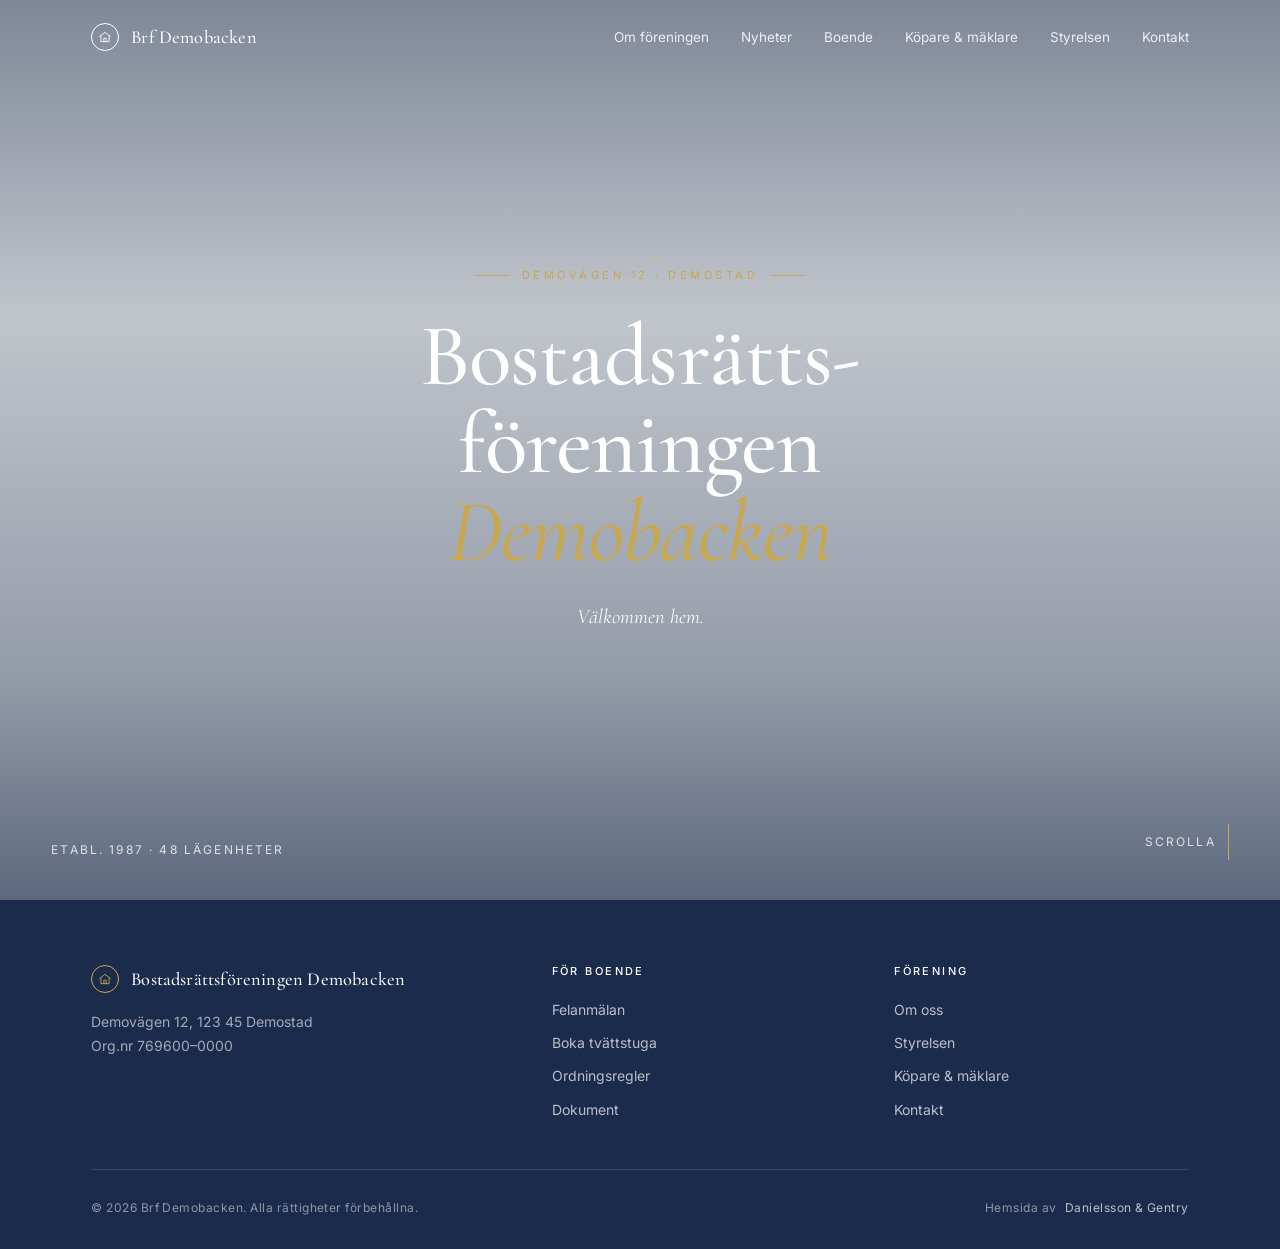
<file: index.html>
<!DOCTYPE html>
<html lang="sv">
<head>
<meta charset="UTF-8" />
<meta name="viewport" content="width=device-width, initial-scale=1.0" />
<title>Bostadsrättsföreningen Demobacken</title>
<meta name="description" content="Bostadsrättsföreningen Demobacken — Demovägen 12, Demostad." />
<link rel="preconnect" href="https://fonts.googleapis.com" />
<link rel="preconnect" href="https://fonts.gstatic.com" crossorigin />
<link href="https://fonts.googleapis.com/css2?family=Cormorant+Garamond:ital,wght@0,400;0,500;0,600;1,400&family=Inter:wght@300;400;500;600&display=swap" rel="stylesheet" />
<link rel="stylesheet" href="styles.css" />
</head>
<body>

<nav class="nav" id="nav" aria-label="Huvudmeny">
  <div class="nav-inner">
    <a href="index.html" class="brand" aria-label="Brf Demobacken — hem">
      <span class="brand-mark"><svg viewBox="0 0 24 24" width="14" height="14" fill="none" stroke="currentColor" stroke-width="1.5" stroke-linecap="round" stroke-linejoin="round" aria-hidden="true"><path d="M3 11l9-7 9 7"/><path d="M5 10v10h14V10"/><path d="M10 20v-6h4v6"/></svg></span>
      <span>Brf Demobacken</span>
    </a>
    <ul class="nav-links" id="navLinks">
      <li><a href="om.html" data-nav>Om föreningen</a></li>
      <li><a href="nyheter.html" data-nav>Nyheter</a></li>
      <li><a href="boende.html" data-nav>Boende</a></li>
      <li><a href="kopare.html" data-nav>Köpare &amp; mäklare</a></li>
      <li><a href="styrelsen.html" data-nav>Styrelsen</a></li>
      <li><a href="kontakt.html" data-nav>Kontakt</a></li>
    </ul>
    <button class="nav-toggle" id="navToggle" aria-label="Öppna meny" aria-expanded="false">
      <span></span>
    </button>
  </div>
</nav>

<header class="hero">
  <div class="hero-img" role="img" aria-label="Föreningens fastighet"></div>
  <div class="hero-overlay"></div>
  <div class="hero-content">
    <span class="hero-eyebrow">DEMOVÄGEN 12 · DEMOSTAD</span>
    <h1 class="display">Bostadsrätts&shy;föreningen <em>Demobacken</em></h1>
    <p class="hero-tagline">Välkommen hem.</p>
  </div>
  <div class="hero-meta">
    <span class="left">Etabl. 1987 · 48 lägenheter</span>
    <span class="scroll-cue">Scrolla</span>
  </div>
</header>

<footer>
  <div class="container">
    <div class="footer-grid">
      <div class="footer-brand">
        <div class="brand">
          <span class="brand-mark"><svg viewBox="0 0 24 24" width="14" height="14" fill="none" stroke="currentColor" stroke-width="1.5" stroke-linecap="round" stroke-linejoin="round" aria-hidden="true"><path d="M3 11l9-7 9 7"/><path d="M5 10v10h14V10"/><path d="M10 20v-6h4v6"/></svg></span>
          <span>Bostadsrättsföreningen Demobacken</span>
        </div>
        <p>Demovägen 12, 123 45 Demostad<br/>Org.nr 769600–0000</p>
      </div>
      <div class="footer-col">
        <h4>För boende</h4>
        <ul>
          <li><a href="boende.html">Felanmälan</a></li>
          <li><a href="boende.html">Boka tvättstuga</a></li>
          <li><a href="boende.html">Ordningsregler</a></li>
          <li><a href="boende.html">Dokument</a></li>
        </ul>
      </div>
      <div class="footer-col">
        <h4>Förening</h4>
        <ul>
          <li><a href="om.html">Om oss</a></li>
          <li><a href="styrelsen.html">Styrelsen</a></li>
          <li><a href="kopare.html">Köpare &amp; mäklare</a></li>
          <li><a href="kontakt.html">Kontakt</a></li>
        </ul>
      </div>
    </div>
    <div class="footer-bottom">
      <span>© <span id="year"></span> Brf Demobacken. Alla rättigheter förbehållna.</span>
      <span class="built">Hemsida av <a href="https://danielssongentry.se" target="_blank" rel="noopener">Danielsson &amp; Gentry</a></span>
    </div>
  </div>
</footer>

<script src="script.js"></script>
</body>
</html>
</file>
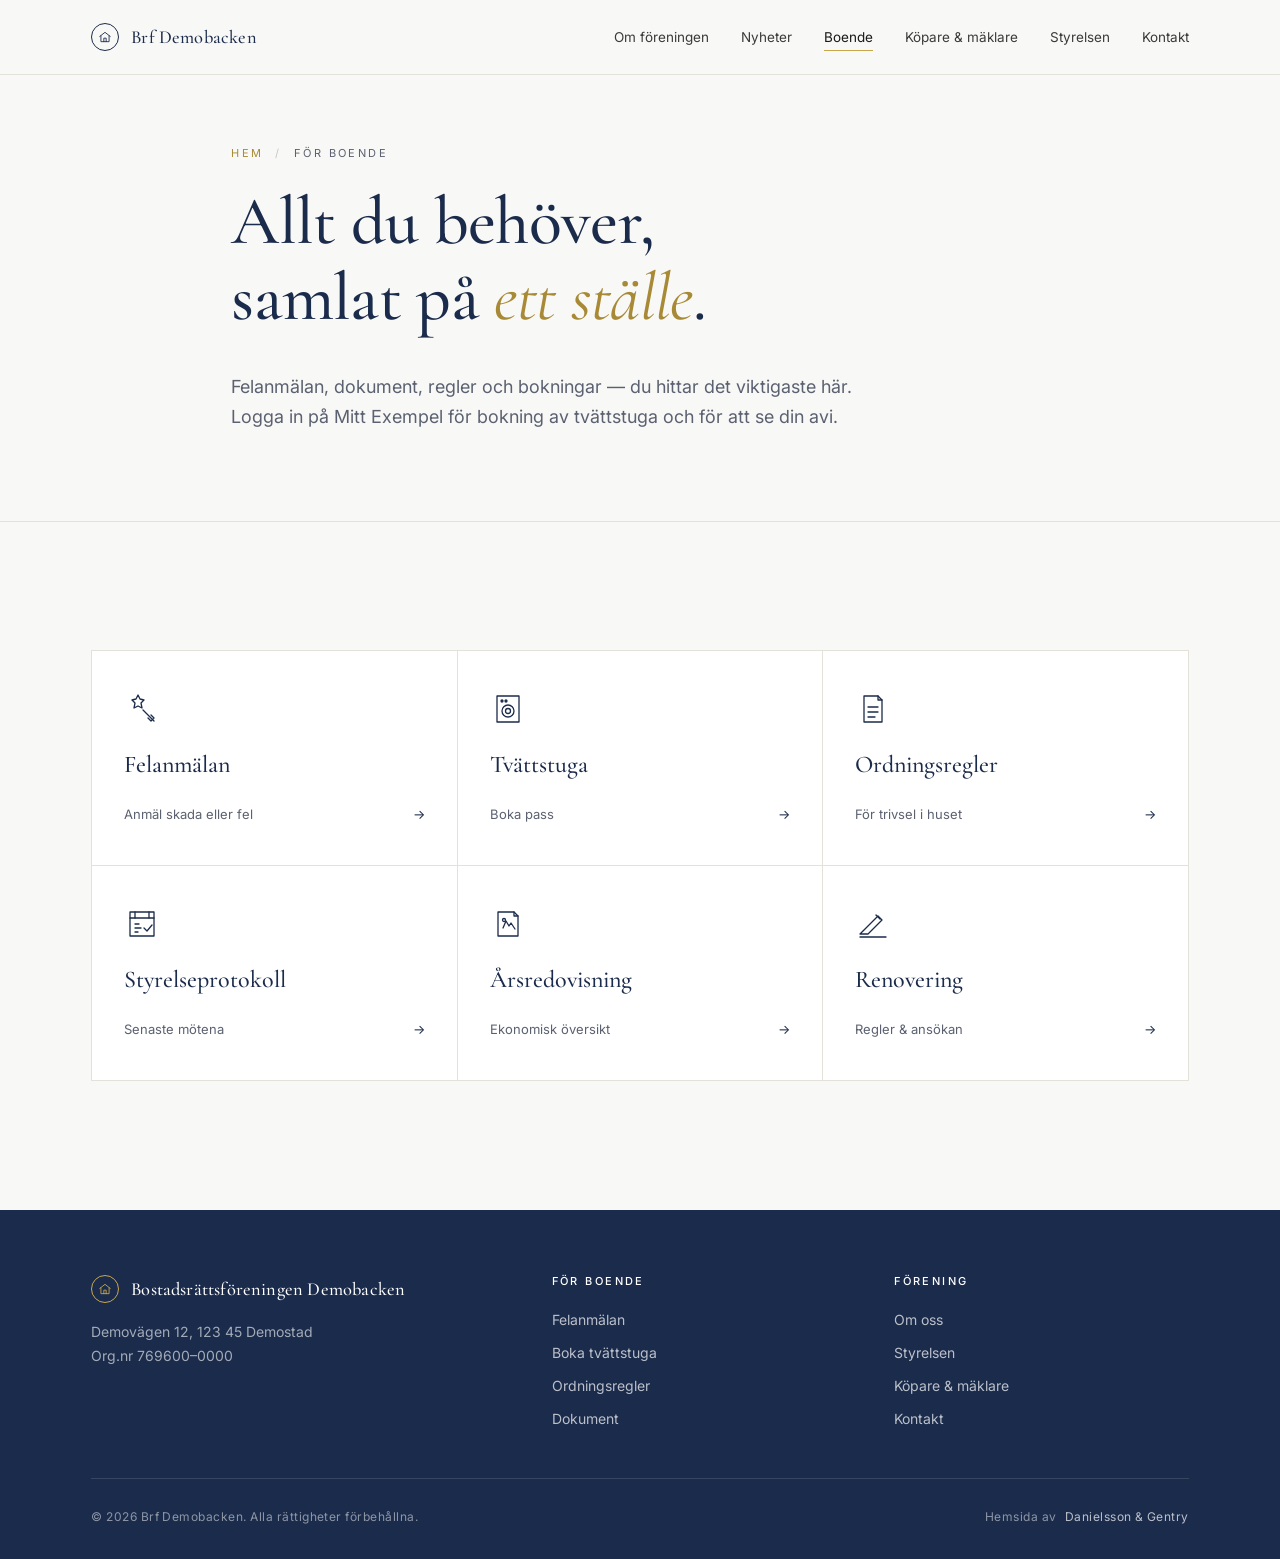
<file: boende.html>
<!DOCTYPE html>
<html lang="sv">
<head>
<meta charset="UTF-8" />
<meta name="viewport" content="width=device-width, initial-scale=1.0" />
<title>För boende — Brf Demobacken</title>
<meta name="description" content="Felanmälan, dokument och bokningar för dig som bor i Brf Demobacken." />
<link rel="preconnect" href="https://fonts.googleapis.com" />
<link rel="preconnect" href="https://fonts.gstatic.com" crossorigin />
<link href="https://fonts.googleapis.com/css2?family=Cormorant+Garamond:ital,wght@0,400;0,500;0,600;1,400&family=Inter:wght@300;400;500;600&display=swap" rel="stylesheet" />
<link rel="stylesheet" href="styles.css" />
</head>
<body class="subpage">

<nav class="nav" id="nav" aria-label="Huvudmeny">
  <div class="nav-inner">
    <a href="index.html" class="brand" aria-label="Brf Demobacken — hem">
      <span class="brand-mark"><svg viewBox="0 0 24 24" width="14" height="14" fill="none" stroke="currentColor" stroke-width="1.5" stroke-linecap="round" stroke-linejoin="round" aria-hidden="true"><path d="M3 11l9-7 9 7"/><path d="M5 10v10h14V10"/><path d="M10 20v-6h4v6"/></svg></span>
      <span>Brf Demobacken</span>
    </a>
    <ul class="nav-links" id="navLinks">
      <li><a href="om.html" data-nav>Om föreningen</a></li>
      <li><a href="nyheter.html" data-nav>Nyheter</a></li>
      <li><a href="boende.html" data-nav>Boende</a></li>
      <li><a href="kopare.html" data-nav>Köpare &amp; mäklare</a></li>
      <li><a href="styrelsen.html" data-nav>Styrelsen</a></li>
      <li><a href="kontakt.html" data-nav>Kontakt</a></li>
    </ul>
    <button class="nav-toggle" id="navToggle" aria-label="Öppna meny" aria-expanded="false"><span></span></button>
  </div>
</nav>

<header class="page-header">
  <div class="container">
    <span class="crumb"><a href="index.html">Hem</a><span class="sep">/</span><span>För boende</span></span>
    <h1>Allt du behöver, samlat på <em>ett ställe</em>.</h1>
    <p class="lede">Felanmälan, dokument, regler och bokningar — du hittar det viktigaste här. Logga in på Mitt Exempel för bokning av tvättstuga och för att se din avi.</p>
  </div>
</header>

<section class="first">
  <div class="container">
    <div class="resident-grid reveal">
      <a href="#" class="resident-card">
        <div class="resident-icon" aria-hidden="true">
          <svg viewBox="0 0 36 36" fill="none" stroke="currentColor" stroke-width="1.3" stroke-linecap="round" stroke-linejoin="round">
            <path d="M14 4l-2 4-4 1 3 3-1 5 4-2 4 2-1-5 3-3-4-1-2-4z"/>
            <path d="M19 19l11 11"/>
            <path d="M27 24l3 3-3 3-3-3"/>
          </svg>
        </div>
        <div class="resident-label">Felanmälan</div>
        <div class="resident-meta"><span>Anmäl skada eller fel</span><span class="arrow">→</span></div>
      </a>
      <a href="#" class="resident-card">
        <div class="resident-icon" aria-hidden="true">
          <svg viewBox="0 0 36 36" fill="none" stroke="currentColor" stroke-width="1.3" stroke-linecap="round" stroke-linejoin="round">
            <rect x="7" y="5" width="22" height="26"/>
            <circle cx="18" cy="20" r="6"/>
            <circle cx="18" cy="20" r="2.5"/>
            <circle cx="12" cy="10" r="1" fill="currentColor"/>
            <circle cx="16" cy="10" r="1" fill="currentColor"/>
          </svg>
        </div>
        <div class="resident-label">Tvättstuga</div>
        <div class="resident-meta"><span>Boka pass</span><span class="arrow">→</span></div>
      </a>
      <a href="#" class="resident-card">
        <div class="resident-icon" aria-hidden="true">
          <svg viewBox="0 0 36 36" fill="none" stroke="currentColor" stroke-width="1.3" stroke-linecap="round" stroke-linejoin="round">
            <path d="M9 5h14l4 4v22H9z"/>
            <path d="M23 5v4h4"/>
            <path d="M13 16h10M13 21h10M13 26h7"/>
          </svg>
        </div>
        <div class="resident-label">Ordningsregler</div>
        <div class="resident-meta"><span>För trivsel i huset</span><span class="arrow">→</span></div>
      </a>
      <a href="#" class="resident-card">
        <div class="resident-icon" aria-hidden="true">
          <svg viewBox="0 0 36 36" fill="none" stroke="currentColor" stroke-width="1.3" stroke-linecap="round" stroke-linejoin="round">
            <rect x="6" y="6" width="24" height="24"/>
            <path d="M6 12h24"/>
            <path d="M11 6v6M25 6v6"/>
            <path d="M11 18h4M11 22h6M11 26h3"/>
            <path d="M20 22l3 3 5-6"/>
          </svg>
        </div>
        <div class="resident-label">Styrelseprotokoll</div>
        <div class="resident-meta"><span>Senaste mötena</span><span class="arrow">→</span></div>
      </a>
      <a href="#" class="resident-card">
        <div class="resident-icon" aria-hidden="true">
          <svg viewBox="0 0 36 36" fill="none" stroke="currentColor" stroke-width="1.3" stroke-linecap="round" stroke-linejoin="round">
            <path d="M8 6h16l4 4v20H8z"/>
            <path d="M24 6v4h4"/>
            <path d="M13 22l3-7 3 5 2-3 4 6"/>
            <circle cx="14" cy="14" r="1.5"/>
          </svg>
        </div>
        <div class="resident-label">Årsredovisning</div>
        <div class="resident-meta"><span>Ekonomisk översikt</span><span class="arrow">→</span></div>
      </a>
      <a href="#" class="resident-card">
        <div class="resident-icon" aria-hidden="true">
          <svg viewBox="0 0 36 36" fill="none" stroke="currentColor" stroke-width="1.3" stroke-linecap="round" stroke-linejoin="round">
            <path d="M5 28l4-4 14-14 4 4-14 14H5z"/>
            <path d="M21 9l4 4"/>
            <path d="M5 31h26"/>
          </svg>
        </div>
        <div class="resident-label">Renovering</div>
        <div class="resident-meta"><span>Regler &amp; ansökan</span><span class="arrow">→</span></div>
      </a>
    </div>
  </div>
</section>

<footer>
  <div class="container">
    <div class="footer-grid">
      <div class="footer-brand">
        <div class="brand"><span class="brand-mark"><svg viewBox="0 0 24 24" width="14" height="14" fill="none" stroke="currentColor" stroke-width="1.5" stroke-linecap="round" stroke-linejoin="round" aria-hidden="true"><path d="M3 11l9-7 9 7"/><path d="M5 10v10h14V10"/><path d="M10 20v-6h4v6"/></svg></span><span>Bostadsrättsföreningen Demobacken</span></div>
        <p>Demovägen 12, 123 45 Demostad<br/>Org.nr 769600–0000</p>
      </div>
      <div class="footer-col">
        <h4>För boende</h4>
        <ul>
          <li><a href="boende.html">Felanmälan</a></li>
          <li><a href="boende.html">Boka tvättstuga</a></li>
          <li><a href="boende.html">Ordningsregler</a></li>
          <li><a href="boende.html">Dokument</a></li>
        </ul>
      </div>
      <div class="footer-col">
        <h4>Förening</h4>
        <ul>
          <li><a href="om.html">Om oss</a></li>
          <li><a href="styrelsen.html">Styrelsen</a></li>
          <li><a href="kopare.html">Köpare &amp; mäklare</a></li>
          <li><a href="kontakt.html">Kontakt</a></li>
        </ul>
      </div>
    </div>
    <div class="footer-bottom">
      <span>© <span id="year"></span> Brf Demobacken. Alla rättigheter förbehållna.</span>
      <span class="built">Hemsida av <a href="https://danielssongentry.se" target="_blank" rel="noopener">Danielsson &amp; Gentry</a></span>
    </div>
  </div>
</footer>

<script src="script.js"></script>
</body>
</html>
</file>
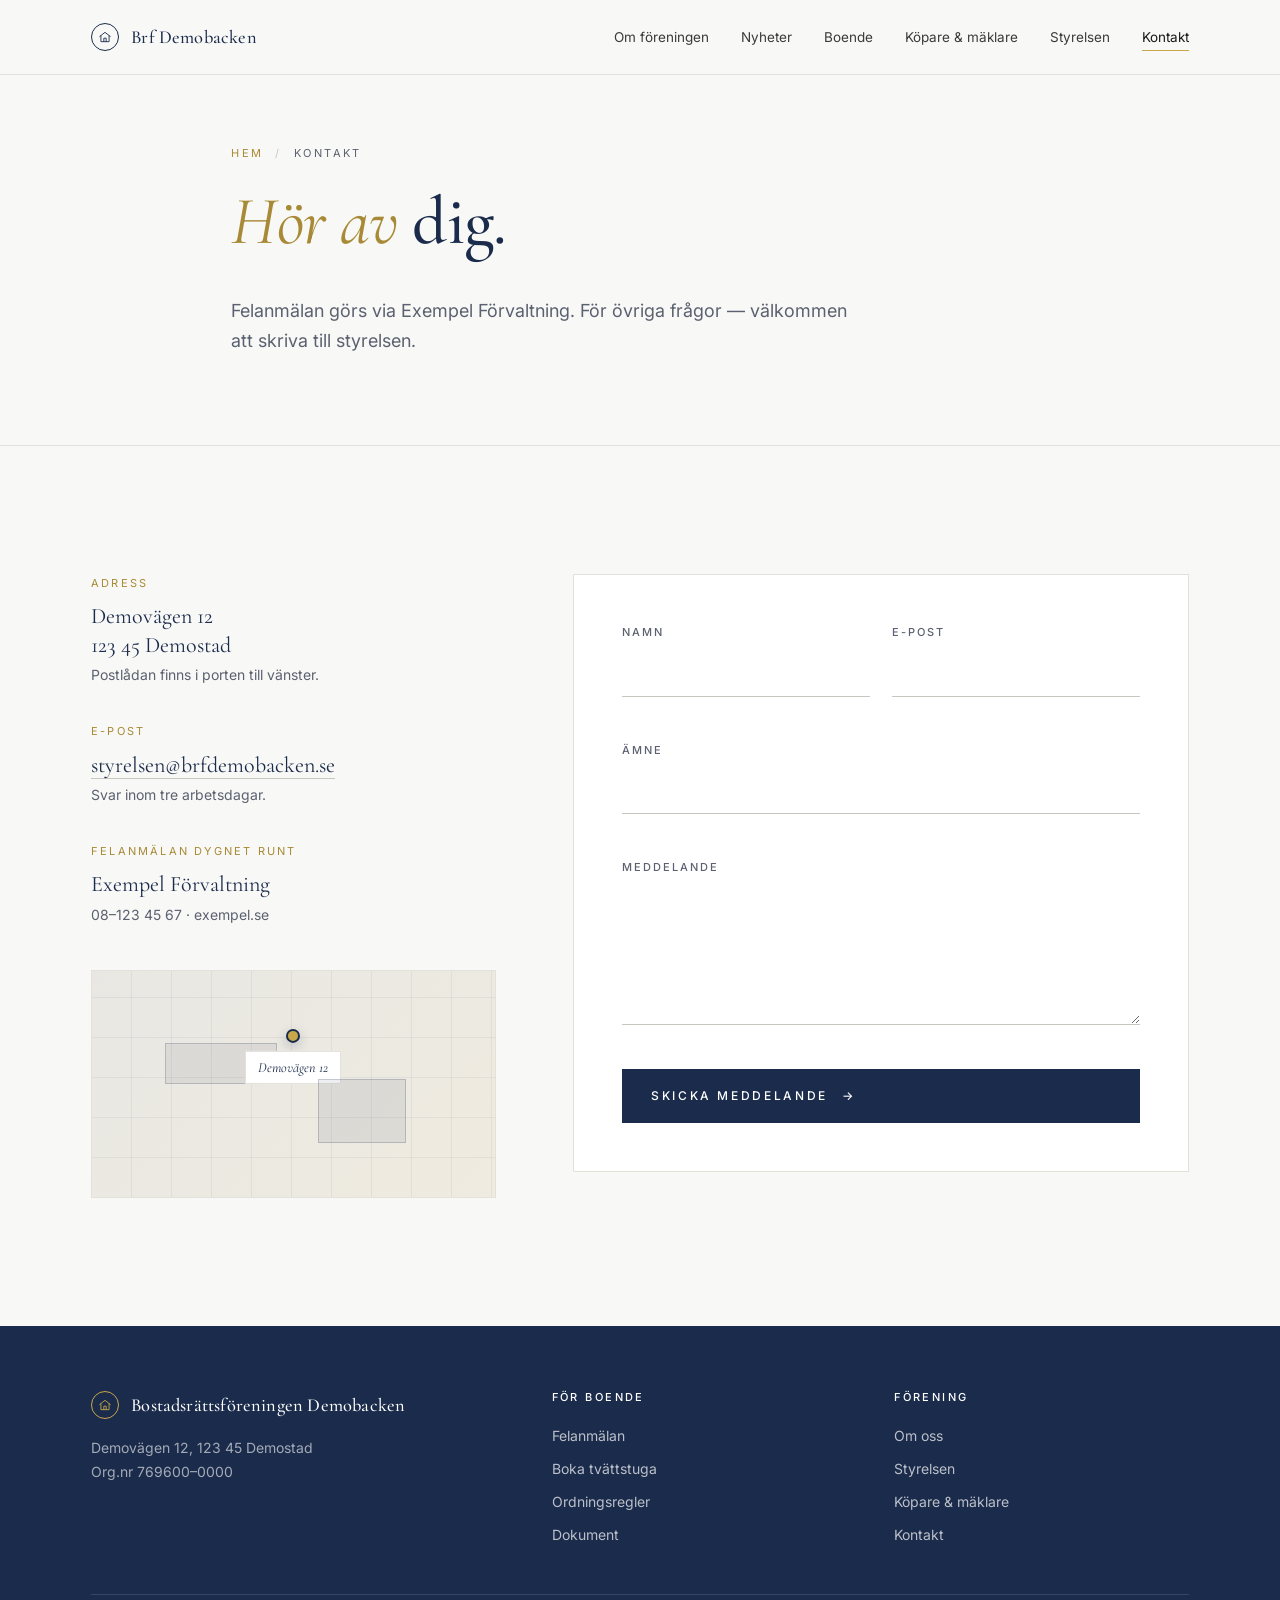
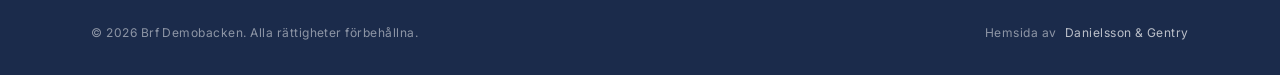
<file: kontakt.html>
<!DOCTYPE html>
<html lang="sv">
<head>
<meta charset="UTF-8" />
<meta name="viewport" content="width=device-width, initial-scale=1.0" />
<title>Kontakt — Brf Demobacken</title>
<meta name="description" content="Kontakta styrelsen i Brf Demobacken. Adress, e-post och kontaktformulär." />
<link rel="preconnect" href="https://fonts.googleapis.com" />
<link rel="preconnect" href="https://fonts.gstatic.com" crossorigin />
<link href="https://fonts.googleapis.com/css2?family=Cormorant+Garamond:ital,wght@0,400;0,500;0,600;1,400&family=Inter:wght@300;400;500;600&display=swap" rel="stylesheet" />
<link rel="stylesheet" href="styles.css" />
</head>
<body class="subpage">

<nav class="nav" id="nav" aria-label="Huvudmeny">
  <div class="nav-inner">
    <a href="index.html" class="brand" aria-label="Brf Demobacken — hem">
      <span class="brand-mark"><svg viewBox="0 0 24 24" width="14" height="14" fill="none" stroke="currentColor" stroke-width="1.5" stroke-linecap="round" stroke-linejoin="round" aria-hidden="true"><path d="M3 11l9-7 9 7"/><path d="M5 10v10h14V10"/><path d="M10 20v-6h4v6"/></svg></span>
      <span>Brf Demobacken</span>
    </a>
    <ul class="nav-links" id="navLinks">
      <li><a href="om.html" data-nav>Om föreningen</a></li>
      <li><a href="nyheter.html" data-nav>Nyheter</a></li>
      <li><a href="boende.html" data-nav>Boende</a></li>
      <li><a href="kopare.html" data-nav>Köpare &amp; mäklare</a></li>
      <li><a href="styrelsen.html" data-nav>Styrelsen</a></li>
      <li><a href="kontakt.html" data-nav>Kontakt</a></li>
    </ul>
    <button class="nav-toggle" id="navToggle" aria-label="Öppna meny" aria-expanded="false"><span></span></button>
  </div>
</nav>

<header class="page-header">
  <div class="container">
    <span class="crumb"><a href="index.html">Hem</a><span class="sep">/</span><span>Kontakt</span></span>
    <h1><em>Hör av</em> dig.</h1>
    <p class="lede">Felanmälan görs via Exempel Förvaltning. För övriga frågor — välkommen att skriva till styrelsen.</p>
  </div>
</header>

<section class="first">
  <div class="container">
    <div class="contact-grid">
      <div class="contact-info reveal">
        <div class="info-block">
          <div class="info-label">Adress</div>
          <div class="info-value">Demovägen 12<br/>123 45 Demostad</div>
          <div class="info-sub">Postlådan finns i porten till vänster.</div>
        </div>
        <div class="info-block">
          <div class="info-label">E-post</div>
          <div class="info-value"><a href="mailto:styrelsen@brfdemobacken.se" style="border-bottom:1px solid var(--rule-strong);">styrelsen@brfdemobacken.se</a></div>
          <div class="info-sub">Svar inom tre arbetsdagar.</div>
        </div>
        <div class="info-block">
          <div class="info-label">Felanmälan dygnet runt</div>
          <div class="info-value">Exempel Förvaltning</div>
          <div class="info-sub">08–123 45 67 · exempel.se</div>
        </div>
        <div class="map" role="img" aria-label="Karta över Demovägen 12">
          <div class="map-pin">
            <div class="pin-dot"></div>
            <div class="pin-label">Demovägen 12</div>
          </div>
        </div>
      </div>

      <form class="contact-form reveal delay-1" id="contactForm" novalidate>
        <div class="form-row">
          <div class="field">
            <label for="f-name">Namn</label>
            <input id="f-name" name="name" type="text" autocomplete="name" required />
            <div class="err" data-err></div>
          </div>
          <div class="field">
            <label for="f-email">E-post</label>
            <input id="f-email" name="email" type="email" autocomplete="email" required />
            <div class="err" data-err></div>
          </div>
        </div>
        <div class="field">
          <label for="f-subject">Ämne</label>
          <input id="f-subject" name="subject" type="text" required />
          <div class="err" data-err></div>
        </div>
        <div class="field">
          <label for="f-message">Meddelande</label>
          <textarea id="f-message" name="message" rows="5" required></textarea>
          <div class="err" data-err></div>
        </div>
        <button type="submit" class="btn">Skicka meddelande</button>
        <div class="form-success" id="formSuccess">
          Tack för ditt meddelande. Styrelsen återkommer inom kort.
        </div>
      </form>
    </div>
  </div>
</section>

<footer>
  <div class="container">
    <div class="footer-grid">
      <div class="footer-brand">
        <div class="brand"><span class="brand-mark"><svg viewBox="0 0 24 24" width="14" height="14" fill="none" stroke="currentColor" stroke-width="1.5" stroke-linecap="round" stroke-linejoin="round" aria-hidden="true"><path d="M3 11l9-7 9 7"/><path d="M5 10v10h14V10"/><path d="M10 20v-6h4v6"/></svg></span><span>Bostadsrättsföreningen Demobacken</span></div>
        <p>Demovägen 12, 123 45 Demostad<br/>Org.nr 769600–0000</p>
      </div>
      <div class="footer-col">
        <h4>För boende</h4>
        <ul>
          <li><a href="boende.html">Felanmälan</a></li>
          <li><a href="boende.html">Boka tvättstuga</a></li>
          <li><a href="boende.html">Ordningsregler</a></li>
          <li><a href="boende.html">Dokument</a></li>
        </ul>
      </div>
      <div class="footer-col">
        <h4>Förening</h4>
        <ul>
          <li><a href="om.html">Om oss</a></li>
          <li><a href="styrelsen.html">Styrelsen</a></li>
          <li><a href="kopare.html">Köpare &amp; mäklare</a></li>
          <li><a href="kontakt.html">Kontakt</a></li>
        </ul>
      </div>
    </div>
    <div class="footer-bottom">
      <span>© <span id="year"></span> Brf Demobacken. Alla rättigheter förbehållna.</span>
      <span class="built">Hemsida av <a href="https://danielssongentry.se" target="_blank" rel="noopener">Danielsson &amp; Gentry</a></span>
    </div>
  </div>
</footer>

<script src="script.js"></script>
</body>
</html>
</file>
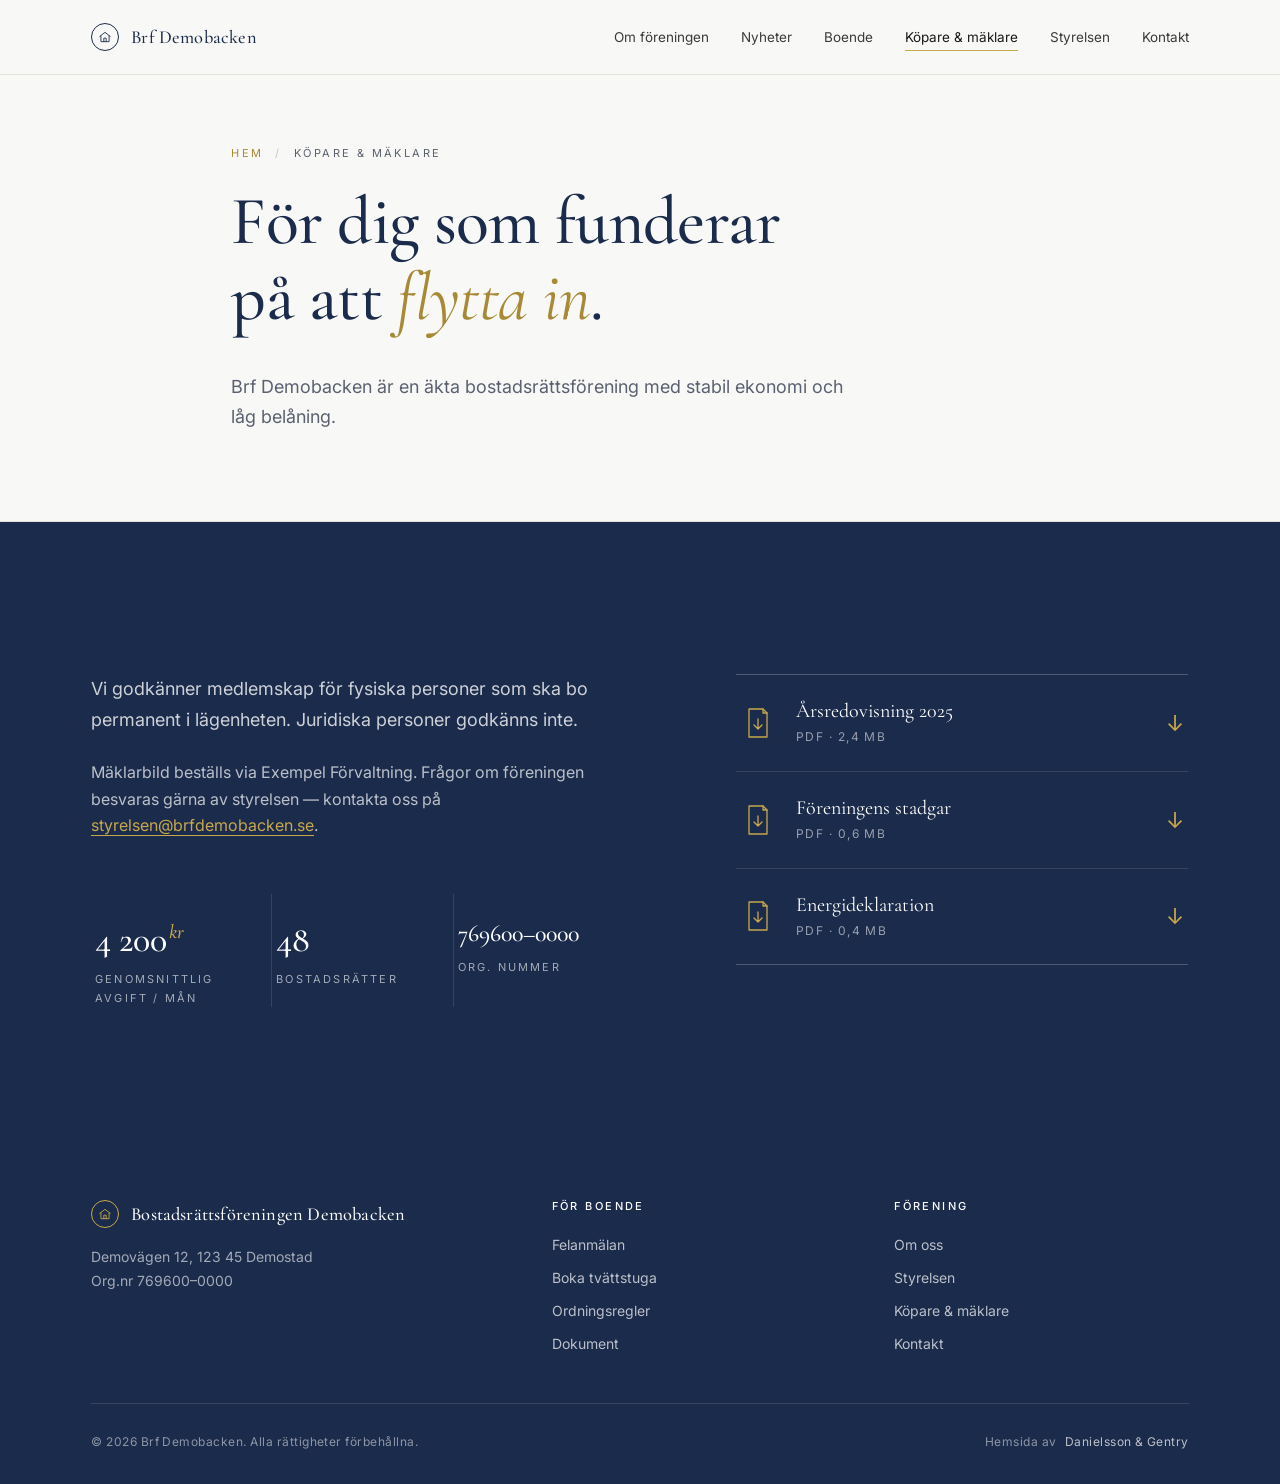
<file: kopare.html>
<!DOCTYPE html>
<html lang="sv">
<head>
<meta charset="UTF-8" />
<meta name="viewport" content="width=device-width, initial-scale=1.0" />
<title>Köpare &amp; mäklare — Brf Demobacken</title>
<meta name="description" content="Information för köpare och mäklare. Avgift, stadgar och ekonomi." />
<link rel="preconnect" href="https://fonts.googleapis.com" />
<link rel="preconnect" href="https://fonts.gstatic.com" crossorigin />
<link href="https://fonts.googleapis.com/css2?family=Cormorant+Garamond:ital,wght@0,400;0,500;0,600;1,400&family=Inter:wght@300;400;500;600&display=swap" rel="stylesheet" />
<link rel="stylesheet" href="styles.css" />
</head>
<body class="subpage">

<nav class="nav" id="nav" aria-label="Huvudmeny">
  <div class="nav-inner">
    <a href="index.html" class="brand" aria-label="Brf Demobacken — hem">
      <span class="brand-mark"><svg viewBox="0 0 24 24" width="14" height="14" fill="none" stroke="currentColor" stroke-width="1.5" stroke-linecap="round" stroke-linejoin="round" aria-hidden="true"><path d="M3 11l9-7 9 7"/><path d="M5 10v10h14V10"/><path d="M10 20v-6h4v6"/></svg></span>
      <span>Brf Demobacken</span>
    </a>
    <ul class="nav-links" id="navLinks">
      <li><a href="om.html" data-nav>Om föreningen</a></li>
      <li><a href="nyheter.html" data-nav>Nyheter</a></li>
      <li><a href="boende.html" data-nav>Boende</a></li>
      <li><a href="kopare.html" data-nav>Köpare &amp; mäklare</a></li>
      <li><a href="styrelsen.html" data-nav>Styrelsen</a></li>
      <li><a href="kontakt.html" data-nav>Kontakt</a></li>
    </ul>
    <button class="nav-toggle" id="navToggle" aria-label="Öppna meny" aria-expanded="false"><span></span></button>
  </div>
</nav>

<header class="page-header">
  <div class="container">
    <span class="crumb"><a href="index.html">Hem</a><span class="sep">/</span><span>Köpare &amp; mäklare</span></span>
    <h1>För dig som funderar på att <em>flytta in</em>.</h1>
    <p class="lede">Brf Demobacken är en äkta bostadsrättsförening med stabil ekonomi och låg belåning.</p>
  </div>
</header>

<section class="buyers first">
  <div class="container">
    <div class="buyers-grid">
      <div class="reveal">
        <p class="lede">Vi godkänner medlemskap för fysiska personer som ska bo permanent i lägenheten. Juridiska personer godkänns inte.</p>
        <p style="color:rgba(255,255,255,.7); margin-top:24px;">Mäklarbild beställs via Exempel Förvaltning. Frågor om föreningen besvaras gärna av styrelsen — kontakta oss på <a href="mailto:styrelsen@brfdemobacken.se" style="color:var(--gold); border-bottom:1px solid currentColor;">styrelsen@brfdemobacken.se</a>.</p>

        <div class="buyers-stats">
          <div class="stat">
            <div class="stat-value">4 200<sup>kr</sup></div>
            <div class="stat-label">Genomsnittlig avgift / mån</div>
          </div>
          <div class="stat">
            <div class="stat-value">48</div>
            <div class="stat-label">Bostadsrätter</div>
          </div>
          <div class="stat">
            <div class="stat-value" style="font-size:1.5rem;">769600&shy;–0000</div>
            <div class="stat-label">Org. nummer</div>
          </div>
        </div>
      </div>
      <div class="reveal delay-1">
        <div class="downloads">
          <a href="#" class="download">
            <div class="download-icon" aria-hidden="true">
              <svg viewBox="0 0 36 36" fill="none" stroke="currentColor" stroke-width="1.3" stroke-linecap="round" stroke-linejoin="round">
                <path d="M9 4h14l4 4v24H9z"/><path d="M23 4v4h4"/><path d="M18 14v10M14 20l4 4 4-4"/>
              </svg>
            </div>
            <div class="download-body">
              <div class="download-title">Årsredovisning 2025</div>
              <div class="download-meta">PDF · 2,4 MB</div>
            </div>
            <span class="download-arrow">↓</span>
          </a>
          <a href="#" class="download">
            <div class="download-icon" aria-hidden="true">
              <svg viewBox="0 0 36 36" fill="none" stroke="currentColor" stroke-width="1.3" stroke-linecap="round" stroke-linejoin="round">
                <path d="M9 4h14l4 4v24H9z"/><path d="M23 4v4h4"/><path d="M18 14v10M14 20l4 4 4-4"/>
              </svg>
            </div>
            <div class="download-body">
              <div class="download-title">Föreningens stadgar</div>
              <div class="download-meta">PDF · 0,6 MB</div>
            </div>
            <span class="download-arrow">↓</span>
          </a>
          <a href="#" class="download">
            <div class="download-icon" aria-hidden="true">
              <svg viewBox="0 0 36 36" fill="none" stroke="currentColor" stroke-width="1.3" stroke-linecap="round" stroke-linejoin="round">
                <path d="M9 4h14l4 4v24H9z"/><path d="M23 4v4h4"/><path d="M18 14v10M14 20l4 4 4-4"/>
              </svg>
            </div>
            <div class="download-body">
              <div class="download-title">Energideklaration</div>
              <div class="download-meta">PDF · 0,4 MB</div>
            </div>
            <span class="download-arrow">↓</span>
          </a>
        </div>
      </div>
    </div>
  </div>
</section>

<footer>
  <div class="container">
    <div class="footer-grid">
      <div class="footer-brand">
        <div class="brand"><span class="brand-mark"><svg viewBox="0 0 24 24" width="14" height="14" fill="none" stroke="currentColor" stroke-width="1.5" stroke-linecap="round" stroke-linejoin="round" aria-hidden="true"><path d="M3 11l9-7 9 7"/><path d="M5 10v10h14V10"/><path d="M10 20v-6h4v6"/></svg></span><span>Bostadsrättsföreningen Demobacken</span></div>
        <p>Demovägen 12, 123 45 Demostad<br/>Org.nr 769600–0000</p>
      </div>
      <div class="footer-col">
        <h4>För boende</h4>
        <ul>
          <li><a href="boende.html">Felanmälan</a></li>
          <li><a href="boende.html">Boka tvättstuga</a></li>
          <li><a href="boende.html">Ordningsregler</a></li>
          <li><a href="boende.html">Dokument</a></li>
        </ul>
      </div>
      <div class="footer-col">
        <h4>Förening</h4>
        <ul>
          <li><a href="om.html">Om oss</a></li>
          <li><a href="styrelsen.html">Styrelsen</a></li>
          <li><a href="kopare.html">Köpare &amp; mäklare</a></li>
          <li><a href="kontakt.html">Kontakt</a></li>
        </ul>
      </div>
    </div>
    <div class="footer-bottom">
      <span>© <span id="year"></span> Brf Demobacken. Alla rättigheter förbehållna.</span>
      <span class="built">Hemsida av <a href="https://danielssongentry.se" target="_blank" rel="noopener">Danielsson &amp; Gentry</a></span>
    </div>
  </div>
</footer>

<script src="script.js"></script>
</body>
</html>
</file>
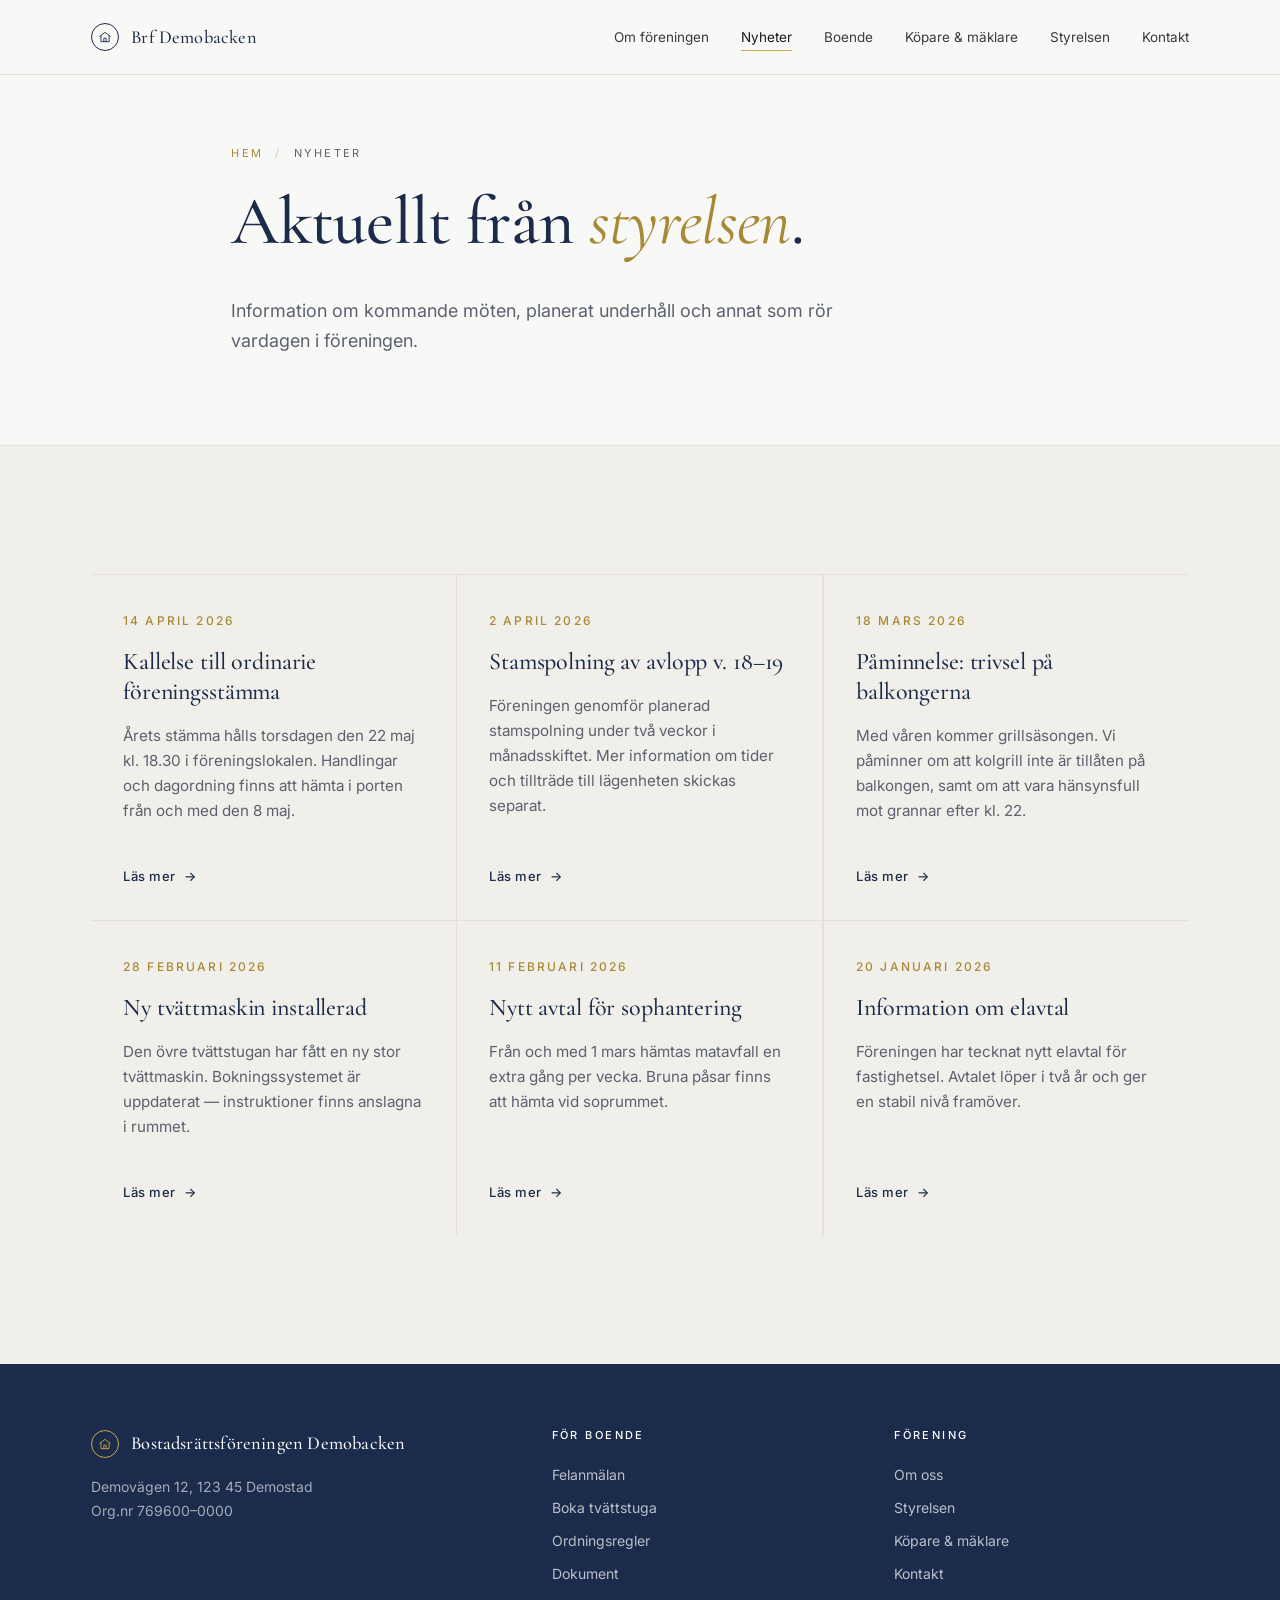
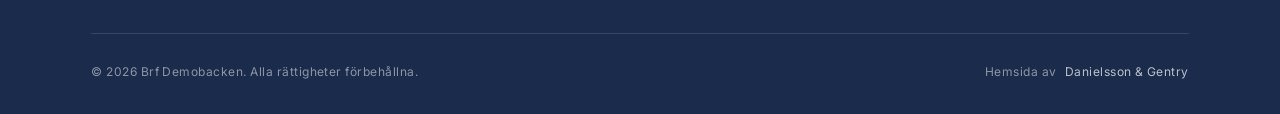
<file: nyheter.html>
<!DOCTYPE html>
<html lang="sv">
<head>
<meta charset="UTF-8" />
<meta name="viewport" content="width=device-width, initial-scale=1.0" />
<title>Nyheter — Brf Demobacken</title>
<meta name="description" content="Aktuell information från styrelsen i Brf Demobacken." />
<link rel="preconnect" href="https://fonts.googleapis.com" />
<link rel="preconnect" href="https://fonts.gstatic.com" crossorigin />
<link href="https://fonts.googleapis.com/css2?family=Cormorant+Garamond:ital,wght@0,400;0,500;0,600;1,400&family=Inter:wght@300;400;500;600&display=swap" rel="stylesheet" />
<link rel="stylesheet" href="styles.css" />
</head>
<body class="subpage">

<nav class="nav" id="nav" aria-label="Huvudmeny">
  <div class="nav-inner">
    <a href="index.html" class="brand" aria-label="Brf Demobacken — hem">
      <span class="brand-mark"><svg viewBox="0 0 24 24" width="14" height="14" fill="none" stroke="currentColor" stroke-width="1.5" stroke-linecap="round" stroke-linejoin="round" aria-hidden="true"><path d="M3 11l9-7 9 7"/><path d="M5 10v10h14V10"/><path d="M10 20v-6h4v6"/></svg></span>
      <span>Brf Demobacken</span>
    </a>
    <ul class="nav-links" id="navLinks">
      <li><a href="om.html" data-nav>Om föreningen</a></li>
      <li><a href="nyheter.html" data-nav>Nyheter</a></li>
      <li><a href="boende.html" data-nav>Boende</a></li>
      <li><a href="kopare.html" data-nav>Köpare &amp; mäklare</a></li>
      <li><a href="styrelsen.html" data-nav>Styrelsen</a></li>
      <li><a href="kontakt.html" data-nav>Kontakt</a></li>
    </ul>
    <button class="nav-toggle" id="navToggle" aria-label="Öppna meny" aria-expanded="false"><span></span></button>
  </div>
</nav>

<header class="page-header">
  <div class="container">
    <span class="crumb"><a href="index.html">Hem</a><span class="sep">/</span><span>Nyheter</span></span>
    <h1>Aktuellt från <em>styrelsen</em>.</h1>
    <p class="lede">Information om kommande möten, planerat underhåll och annat som rör vardagen i föreningen.</p>
  </div>
</header>

<section class="news first">
  <div class="container">
    <div class="news-grid">
      <article class="news-card reveal">
        <span class="news-date">14 april 2026</span>
        <h3>Kallelse till ordinarie föreningsstämma</h3>
        <p>Årets stämma hålls torsdagen den 22 maj kl. 18.30 i föreningslokalen. Handlingar och dagordning finns att hämta i porten från och med den 8 maj.</p>
        <a href="#" class="news-link">Läs mer</a>
      </article>
      <article class="news-card reveal delay-1">
        <span class="news-date">2 april 2026</span>
        <h3>Stamspolning av avlopp v. 18–19</h3>
        <p>Föreningen genomför planerad stamspolning under två veckor i månadsskiftet. Mer information om tider och tillträde till lägenheten skickas separat.</p>
        <a href="#" class="news-link">Läs mer</a>
      </article>
      <article class="news-card reveal delay-2">
        <span class="news-date">18 mars 2026</span>
        <h3>Påminnelse: trivsel på balkongerna</h3>
        <p>Med våren kommer grillsäsongen. Vi påminner om att kolgrill inte är tillåten på balkongen, samt om att vara hänsynsfull mot grannar efter kl. 22.</p>
        <a href="#" class="news-link">Läs mer</a>
      </article>
      <article class="news-card reveal">
        <span class="news-date">28 februari 2026</span>
        <h3>Ny tvättmaskin installerad</h3>
        <p>Den övre tvättstugan har fått en ny stor tvättmaskin. Bokningssystemet är uppdaterat — instruktioner finns anslagna i rummet.</p>
        <a href="#" class="news-link">Läs mer</a>
      </article>
      <article class="news-card reveal delay-1">
        <span class="news-date">11 februari 2026</span>
        <h3>Nytt avtal för sophantering</h3>
        <p>Från och med 1 mars hämtas matavfall en extra gång per vecka. Bruna påsar finns att hämta vid soprummet.</p>
        <a href="#" class="news-link">Läs mer</a>
      </article>
      <article class="news-card reveal delay-2">
        <span class="news-date">20 januari 2026</span>
        <h3>Information om elavtal</h3>
        <p>Föreningen har tecknat nytt elavtal för fastighetsel. Avtalet löper i två år och ger en stabil nivå framöver.</p>
        <a href="#" class="news-link">Läs mer</a>
      </article>
    </div>
  </div>
</section>

<footer>
  <div class="container">
    <div class="footer-grid">
      <div class="footer-brand">
        <div class="brand"><span class="brand-mark"><svg viewBox="0 0 24 24" width="14" height="14" fill="none" stroke="currentColor" stroke-width="1.5" stroke-linecap="round" stroke-linejoin="round" aria-hidden="true"><path d="M3 11l9-7 9 7"/><path d="M5 10v10h14V10"/><path d="M10 20v-6h4v6"/></svg></span><span>Bostadsrättsföreningen Demobacken</span></div>
        <p>Demovägen 12, 123 45 Demostad<br/>Org.nr 769600–0000</p>
      </div>
      <div class="footer-col">
        <h4>För boende</h4>
        <ul>
          <li><a href="boende.html">Felanmälan</a></li>
          <li><a href="boende.html">Boka tvättstuga</a></li>
          <li><a href="boende.html">Ordningsregler</a></li>
          <li><a href="boende.html">Dokument</a></li>
        </ul>
      </div>
      <div class="footer-col">
        <h4>Förening</h4>
        <ul>
          <li><a href="om.html">Om oss</a></li>
          <li><a href="styrelsen.html">Styrelsen</a></li>
          <li><a href="kopare.html">Köpare &amp; mäklare</a></li>
          <li><a href="kontakt.html">Kontakt</a></li>
        </ul>
      </div>
    </div>
    <div class="footer-bottom">
      <span>© <span id="year"></span> Brf Demobacken. Alla rättigheter förbehållna.</span>
      <span class="built">Hemsida av <a href="https://danielssongentry.se" target="_blank" rel="noopener">Danielsson &amp; Gentry</a></span>
    </div>
  </div>
</footer>

<script src="script.js"></script>
</body>
</html>
</file>
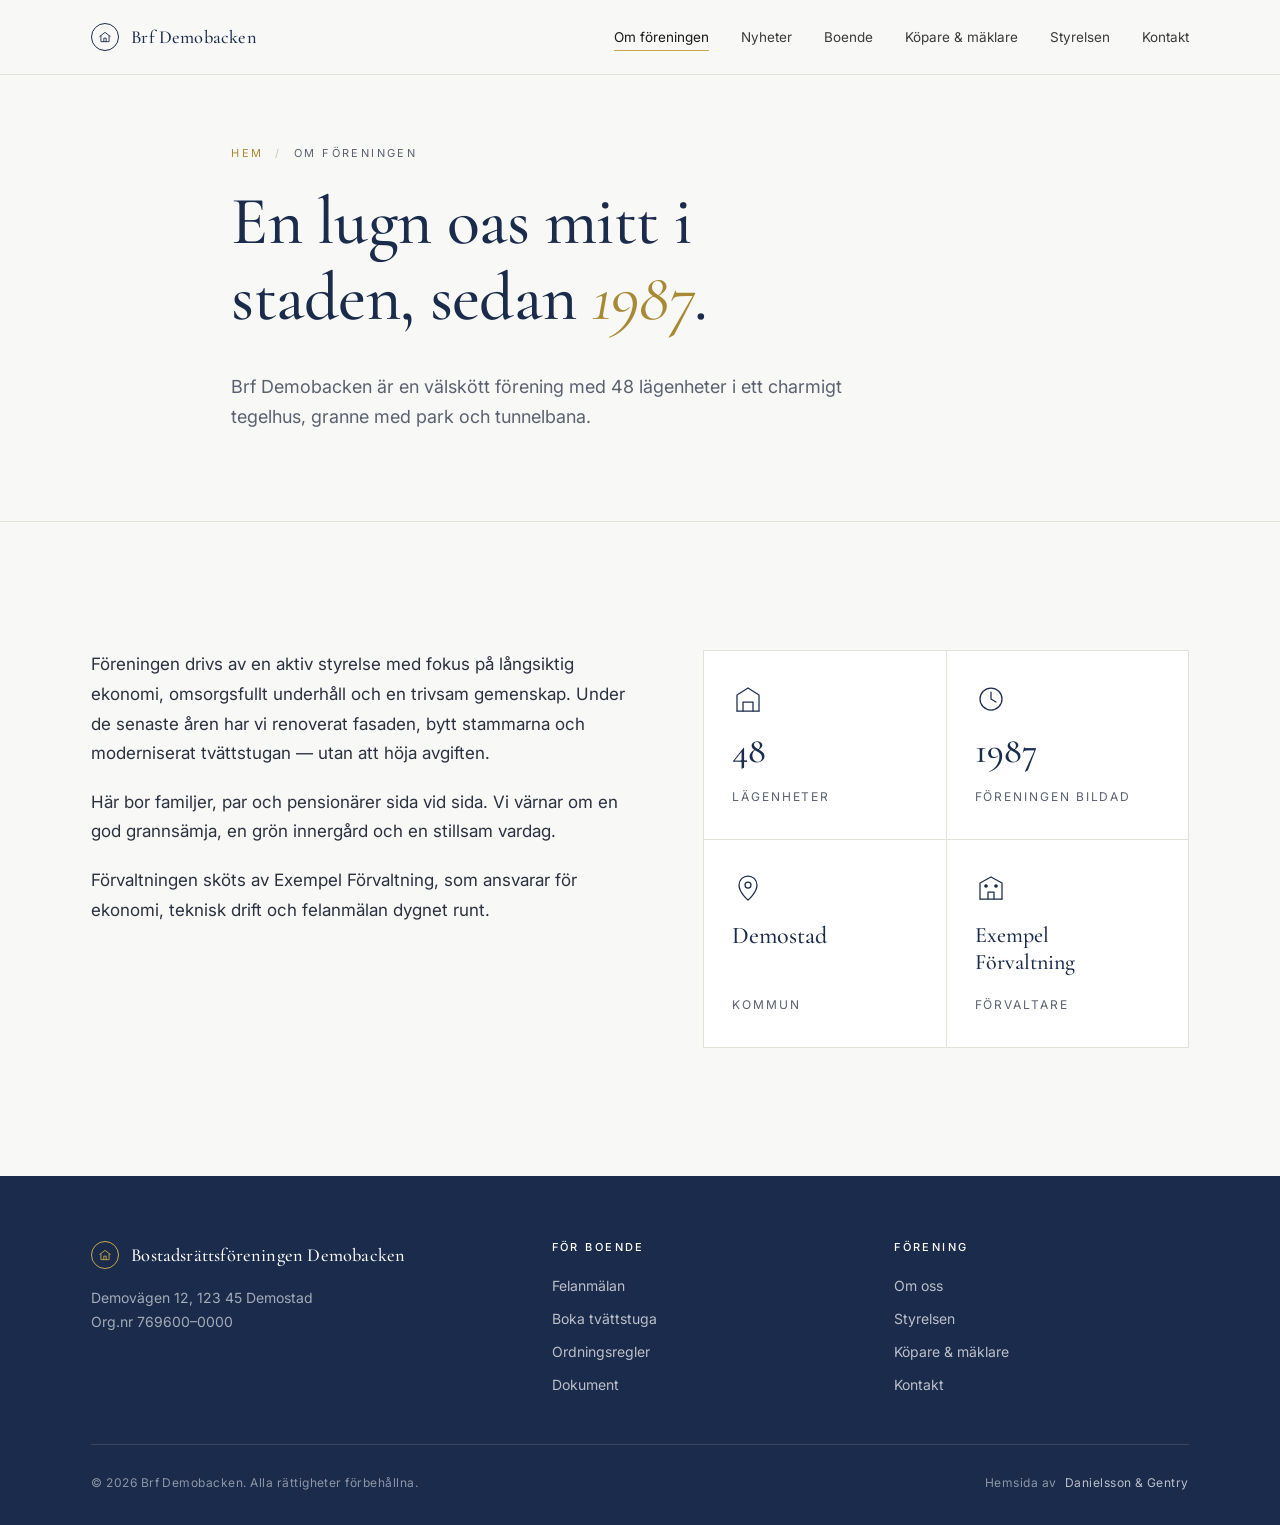
<file: om.html>
<!DOCTYPE html>
<html lang="sv">
<head>
<meta charset="UTF-8" />
<meta name="viewport" content="width=device-width, initial-scale=1.0" />
<title>Om föreningen — Brf Demobacken</title>
<meta name="description" content="Om Bostadsrättsföreningen Demobacken — historik, fakta och förvaltning." />
<link rel="preconnect" href="https://fonts.googleapis.com" />
<link rel="preconnect" href="https://fonts.gstatic.com" crossorigin />
<link href="https://fonts.googleapis.com/css2?family=Cormorant+Garamond:ital,wght@0,400;0,500;0,600;1,400&family=Inter:wght@300;400;500;600&display=swap" rel="stylesheet" />
<link rel="stylesheet" href="styles.css" />
</head>
<body class="subpage">

<nav class="nav" id="nav" aria-label="Huvudmeny">
  <div class="nav-inner">
    <a href="index.html" class="brand" aria-label="Brf Demobacken — hem">
      <span class="brand-mark"><svg viewBox="0 0 24 24" width="14" height="14" fill="none" stroke="currentColor" stroke-width="1.5" stroke-linecap="round" stroke-linejoin="round" aria-hidden="true"><path d="M3 11l9-7 9 7"/><path d="M5 10v10h14V10"/><path d="M10 20v-6h4v6"/></svg></span>
      <span>Brf Demobacken</span>
    </a>
    <ul class="nav-links" id="navLinks">
      <li><a href="om.html" data-nav>Om föreningen</a></li>
      <li><a href="nyheter.html" data-nav>Nyheter</a></li>
      <li><a href="boende.html" data-nav>Boende</a></li>
      <li><a href="kopare.html" data-nav>Köpare &amp; mäklare</a></li>
      <li><a href="styrelsen.html" data-nav>Styrelsen</a></li>
      <li><a href="kontakt.html" data-nav>Kontakt</a></li>
    </ul>
    <button class="nav-toggle" id="navToggle" aria-label="Öppna meny" aria-expanded="false">
      <span></span>
    </button>
  </div>
</nav>

<header class="page-header">
  <div class="container">
    <span class="crumb"><a href="index.html">Hem</a><span class="sep">/</span><span>Om föreningen</span></span>
    <h1>En lugn oas mitt i staden, sedan <em>1987</em>.</h1>
    <p class="lede">Brf Demobacken är en välskött förening med 48 lägenheter i ett charmigt tegelhus, granne med park och tunnelbana.</p>
  </div>
</header>

<section class="first">
  <div class="container">
    <div class="about-grid">
      <div class="about-copy reveal">
        <p>Föreningen drivs av en aktiv styrelse med fokus på långsiktig ekonomi, omsorgsfullt underhåll och en trivsam gemenskap. Under de senaste åren har vi renoverat fasaden, bytt stammarna och moderniserat tvättstugan — utan att höja avgiften.</p>
        <p>Här bor familjer, par och pensionärer sida vid sida. Vi värnar om en god grannsämja, en grön innergård och en stillsam vardag.</p>
        <p>Förvaltningen sköts av Exempel Förvaltning, som ansvarar för ekonomi, teknisk drift och felanmälan dygnet runt.</p>
      </div>
      <div class="facts reveal delay-1">
        <div class="fact">
          <div class="fact-icon" aria-hidden="true">
            <svg viewBox="0 0 32 32" fill="none" stroke="currentColor" stroke-width="1.25" stroke-linecap="round" stroke-linejoin="round">
              <path d="M5 28V12l11-7 11 7v16"/>
              <path d="M11 28v-9h10v9"/>
              <path d="M5 28h22"/>
            </svg>
          </div>
          <div><div class="fact-value">48</div></div>
          <div class="fact-label">Lägenheter</div>
        </div>
        <div class="fact">
          <div class="fact-icon" aria-hidden="true">
            <svg viewBox="0 0 32 32" fill="none" stroke="currentColor" stroke-width="1.25" stroke-linecap="round" stroke-linejoin="round">
              <circle cx="16" cy="16" r="11"/>
              <path d="M16 9v7l5 3"/>
            </svg>
          </div>
          <div><div class="fact-value">1987</div></div>
          <div class="fact-label">Föreningen bildad</div>
        </div>
        <div class="fact">
          <div class="fact-icon" aria-hidden="true">
            <svg viewBox="0 0 32 32" fill="none" stroke="currentColor" stroke-width="1.25" stroke-linecap="round" stroke-linejoin="round">
              <path d="M16 28s-9-7.5-9-15a9 9 0 0 1 18 0c0 7.5-9 15-9 15z"/>
              <circle cx="16" cy="13" r="3"/>
            </svg>
          </div>
          <div><div class="fact-value" style="font-size:1.5rem; line-height:1.2;">Demostad</div></div>
          <div class="fact-label">Kommun</div>
        </div>
        <div class="fact">
          <div class="fact-icon" aria-hidden="true">
            <svg viewBox="0 0 32 32" fill="none" stroke="currentColor" stroke-width="1.25" stroke-linecap="round" stroke-linejoin="round">
              <path d="M5 27V11l11-6 11 6v16"/>
              <path d="M5 27h22"/>
              <path d="M13 27v-7h6v7"/>
              <circle cx="11" cy="14" r="1.2" fill="currentColor"/>
              <circle cx="21" cy="14" r="1.2" fill="currentColor"/>
            </svg>
          </div>
          <div><div class="fact-value" style="font-size:1.375rem; line-height:1.25;">Exempel<br/>Förvaltning</div></div>
          <div class="fact-label">Förvaltare</div>
        </div>
      </div>
    </div>
  </div>
</section>

<footer>
  <div class="container">
    <div class="footer-grid">
      <div class="footer-brand">
        <div class="brand"><span class="brand-mark"><svg viewBox="0 0 24 24" width="14" height="14" fill="none" stroke="currentColor" stroke-width="1.5" stroke-linecap="round" stroke-linejoin="round" aria-hidden="true"><path d="M3 11l9-7 9 7"/><path d="M5 10v10h14V10"/><path d="M10 20v-6h4v6"/></svg></span><span>Bostadsrättsföreningen Demobacken</span></div>
        <p>Demovägen 12, 123 45 Demostad<br/>Org.nr 769600–0000</p>
      </div>
      <div class="footer-col">
        <h4>För boende</h4>
        <ul>
          <li><a href="boende.html">Felanmälan</a></li>
          <li><a href="boende.html">Boka tvättstuga</a></li>
          <li><a href="boende.html">Ordningsregler</a></li>
          <li><a href="boende.html">Dokument</a></li>
        </ul>
      </div>
      <div class="footer-col">
        <h4>Förening</h4>
        <ul>
          <li><a href="om.html">Om oss</a></li>
          <li><a href="styrelsen.html">Styrelsen</a></li>
          <li><a href="kopare.html">Köpare &amp; mäklare</a></li>
          <li><a href="kontakt.html">Kontakt</a></li>
        </ul>
      </div>
    </div>
    <div class="footer-bottom">
      <span>© <span id="year"></span> Brf Demobacken. Alla rättigheter förbehållna.</span>
      <span class="built">Hemsida av <a href="https://danielssongentry.se" target="_blank" rel="noopener">Danielsson &amp; Gentry</a></span>
    </div>
  </div>
</footer>

<script src="script.js"></script>
</body>
</html>
</file>
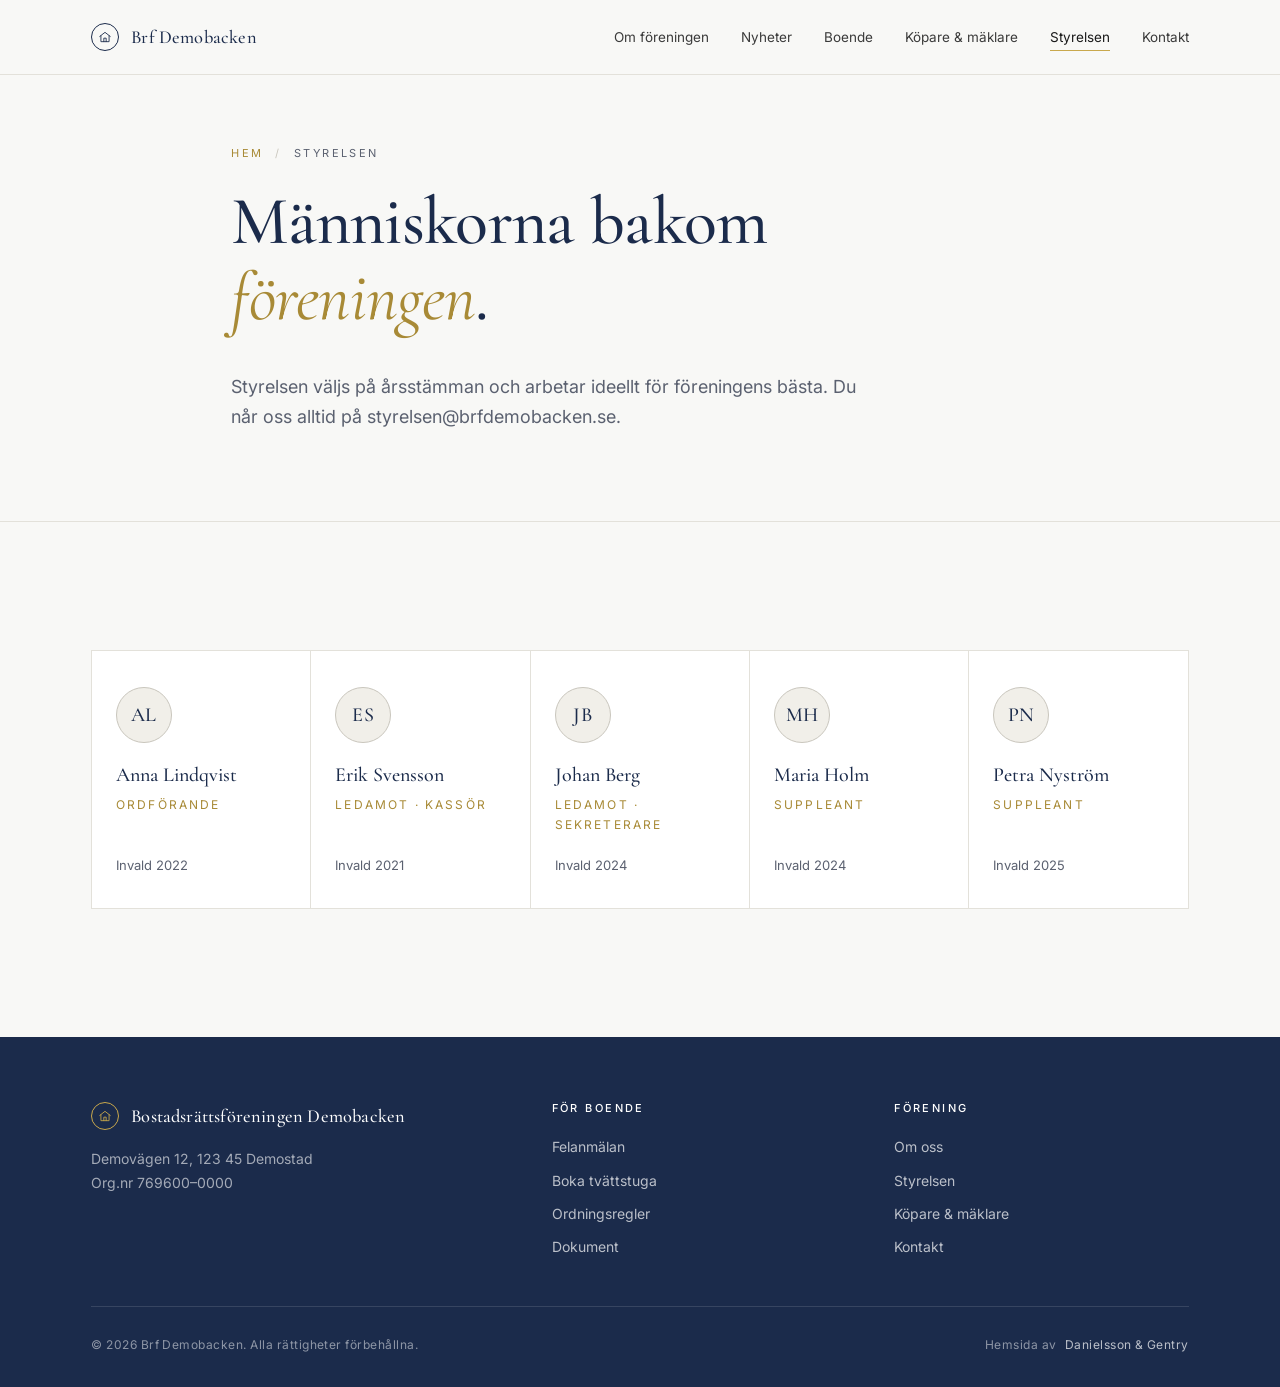
<file: styrelsen.html>
<!DOCTYPE html>
<html lang="sv">
<head>
<meta charset="UTF-8" />
<meta name="viewport" content="width=device-width, initial-scale=1.0" />
<title>Styrelsen — Brf Demobacken</title>
<meta name="description" content="Styrelsen i Brf Demobacken — människorna bakom föreningen." />
<link rel="preconnect" href="https://fonts.googleapis.com" />
<link rel="preconnect" href="https://fonts.gstatic.com" crossorigin />
<link href="https://fonts.googleapis.com/css2?family=Cormorant+Garamond:ital,wght@0,400;0,500;0,600;1,400&family=Inter:wght@300;400;500;600&display=swap" rel="stylesheet" />
<link rel="stylesheet" href="styles.css" />
</head>
<body class="subpage">

<nav class="nav" id="nav" aria-label="Huvudmeny">
  <div class="nav-inner">
    <a href="index.html" class="brand" aria-label="Brf Demobacken — hem">
      <span class="brand-mark"><svg viewBox="0 0 24 24" width="14" height="14" fill="none" stroke="currentColor" stroke-width="1.5" stroke-linecap="round" stroke-linejoin="round" aria-hidden="true"><path d="M3 11l9-7 9 7"/><path d="M5 10v10h14V10"/><path d="M10 20v-6h4v6"/></svg></span>
      <span>Brf Demobacken</span>
    </a>
    <ul class="nav-links" id="navLinks">
      <li><a href="om.html" data-nav>Om föreningen</a></li>
      <li><a href="nyheter.html" data-nav>Nyheter</a></li>
      <li><a href="boende.html" data-nav>Boende</a></li>
      <li><a href="kopare.html" data-nav>Köpare &amp; mäklare</a></li>
      <li><a href="styrelsen.html" data-nav>Styrelsen</a></li>
      <li><a href="kontakt.html" data-nav>Kontakt</a></li>
    </ul>
    <button class="nav-toggle" id="navToggle" aria-label="Öppna meny" aria-expanded="false"><span></span></button>
  </div>
</nav>

<header class="page-header">
  <div class="container">
    <span class="crumb"><a href="index.html">Hem</a><span class="sep">/</span><span>Styrelsen</span></span>
    <h1>Människorna bakom <em>föreningen</em>.</h1>
    <p class="lede">Styrelsen väljs på årsstämman och arbetar ideellt för föreningens bästa. Du når oss alltid på styrelsen@brfdemobacken.se.</p>
  </div>
</header>

<section class="first">
  <div class="container">
    <div class="board-grid reveal">
      <div class="board-card">
        <div class="avatar">AL</div>
        <div><div class="board-name">Anna Lindqvist</div></div>
        <div class="board-role">Ordförande</div>
        <div class="board-tenure">Invald 2022</div>
      </div>
      <div class="board-card">
        <div class="avatar">ES</div>
        <div><div class="board-name">Erik Svensson</div></div>
        <div class="board-role">Ledamot · kassör</div>
        <div class="board-tenure">Invald 2021</div>
      </div>
      <div class="board-card">
        <div class="avatar">JB</div>
        <div><div class="board-name">Johan Berg</div></div>
        <div class="board-role">Ledamot · sekreterare</div>
        <div class="board-tenure">Invald 2024</div>
      </div>
      <div class="board-card">
        <div class="avatar">MH</div>
        <div><div class="board-name">Maria Holm</div></div>
        <div class="board-role">Suppleant</div>
        <div class="board-tenure">Invald 2024</div>
      </div>
      <div class="board-card">
        <div class="avatar">PN</div>
        <div><div class="board-name">Petra Nyström</div></div>
        <div class="board-role">Suppleant</div>
        <div class="board-tenure">Invald 2025</div>
      </div>
    </div>
  </div>
</section>

<footer>
  <div class="container">
    <div class="footer-grid">
      <div class="footer-brand">
        <div class="brand"><span class="brand-mark"><svg viewBox="0 0 24 24" width="14" height="14" fill="none" stroke="currentColor" stroke-width="1.5" stroke-linecap="round" stroke-linejoin="round" aria-hidden="true"><path d="M3 11l9-7 9 7"/><path d="M5 10v10h14V10"/><path d="M10 20v-6h4v6"/></svg></span><span>Bostadsrättsföreningen Demobacken</span></div>
        <p>Demovägen 12, 123 45 Demostad<br/>Org.nr 769600–0000</p>
      </div>
      <div class="footer-col">
        <h4>För boende</h4>
        <ul>
          <li><a href="boende.html">Felanmälan</a></li>
          <li><a href="boende.html">Boka tvättstuga</a></li>
          <li><a href="boende.html">Ordningsregler</a></li>
          <li><a href="boende.html">Dokument</a></li>
        </ul>
      </div>
      <div class="footer-col">
        <h4>Förening</h4>
        <ul>
          <li><a href="om.html">Om oss</a></li>
          <li><a href="styrelsen.html">Styrelsen</a></li>
          <li><a href="kopare.html">Köpare &amp; mäklare</a></li>
          <li><a href="kontakt.html">Kontakt</a></li>
        </ul>
      </div>
    </div>
    <div class="footer-bottom">
      <span>© <span id="year"></span> Brf Demobacken. Alla rättigheter förbehållna.</span>
      <span class="built">Hemsida av <a href="https://danielssongentry.se" target="_blank" rel="noopener">Danielsson &amp; Gentry</a></span>
    </div>
  </div>
</footer>

<script src="script.js"></script>
</body>
</html>
</file>
<file: styles.css>
/* ========== Tokens ========== */
:root {
  --navy: #1B2B4B;
  --navy-soft: #2a3a58;
  --gold: #C9A84C;
  --gold-deep: #a88a36;
  --bg: #F8F8F6;
  --bg-warm: #F1EFE9;
  --surface: #FFFFFF;
  --ink: #1A1A1A;
  --ink-muted: #5b6170;
  --rule: #e3e1da;
  --rule-strong: #c9c6bd;
  --shadow-sm: 0 1px 2px rgba(27, 43, 75, .04), 0 2px 8px rgba(27, 43, 75, .04);
  --shadow-md: 0 2px 4px rgba(27, 43, 75, .04), 0 8px 28px rgba(27, 43, 75, .07);
  --serif: "Cormorant Garamond", "Iowan Old Style", Georgia, serif;
  --sans: "Inter", -apple-system, BlinkMacSystemFont, "Segoe UI", sans-serif;
  --container: 1200px;
  --gutter: clamp(20px, 4vw, 56px);
  --section-y: clamp(72px, 10vw, 128px);
}

*, *::before, *::after { box-sizing: border-box; }
html { scroll-behavior: smooth; -webkit-text-size-adjust: 100%; }
body {
  margin: 0;
  font-family: var(--sans);
  font-size: 16px;
  line-height: 1.65;
  color: var(--ink);
  background: var(--bg);
  -webkit-font-smoothing: antialiased;
  text-rendering: optimizeLegibility;
}
img { max-width: 100%; display: block; }
a { color: inherit; text-decoration: none; }
button { font: inherit; cursor: pointer; border: 0; background: transparent; color: inherit; }
input, textarea, select { font: inherit; color: inherit; }
::selection { background: var(--navy); color: var(--bg); }

/* ========== Type ========== */
.display { font-family: var(--serif); font-weight: 500; line-height: 1.05; letter-spacing: -0.01em; color: var(--navy); }
h1, h2, h3, h4 { margin: 0; font-family: var(--serif); font-weight: 500; color: var(--navy); letter-spacing: -0.005em; }
h2 { font-size: clamp(2rem, 4.2vw, 3.25rem); line-height: 1.1; }
h3 { font-size: 1.5rem; line-height: 1.2; }
h4 { font-size: 1.125rem; line-height: 1.3; }
p { margin: 0 0 1em; }
p:last-child { margin-bottom: 0; }

.eyebrow {
  font-family: var(--sans);
  font-size: 11px;
  font-weight: 500;
  letter-spacing: 0.22em;
  text-transform: uppercase;
  color: var(--gold-deep);
  display: inline-flex;
  align-items: center;
  gap: 12px;
}
.eyebrow::before { content: ""; width: 28px; height: 1px; background: var(--gold); }
.lede { font-size: 1.125rem; color: var(--ink-muted); max-width: 58ch; line-height: 1.7; }

/* ========== Layout ========== */
.container { max-width: var(--container); margin: 0 auto; padding: 0 var(--gutter); }
section { padding: var(--section-y) 0; position: relative; }
section + section { border-top: 1px solid var(--rule); }
.section-head { display: grid; grid-template-columns: 1fr; gap: 18px; margin-bottom: clamp(40px, 6vw, 72px); max-width: 720px; }

/* ========== Nav ========== */
.nav {
  position: fixed; top: 0; left: 0; right: 0; z-index: 50;
  transition: background-color .35s ease, box-shadow .35s ease, border-color .35s ease, color .35s ease;
  color: #fff;
  border-bottom: 1px solid transparent;
}
.nav-inner {
  display: flex; align-items: center; justify-content: space-between;
  padding: 22px var(--gutter); max-width: var(--container); margin: 0 auto;
}
.brand { display: flex; align-items: center; gap: 12px; font-family: var(--serif); font-size: 1.15rem; font-weight: 500; letter-spacing: 0.01em; }
.brand-mark {
  width: 28px; height: 28px; display: grid; place-items: center;
  border: 1px solid currentColor; border-radius: 50%;
  font-family: var(--serif); font-style: italic; font-size: 14px; line-height: 1;
}
.nav-links {
  display: flex; align-items: center; gap: 32px;
  list-style: none; margin: 0; padding: 0;
  font-size: 13.5px; font-weight: 400;
}
.nav-links a { position: relative; padding: 4px 0; opacity: .85; transition: opacity .2s ease; }
.nav-links a:hover { opacity: 1; }
.nav-links a.active { opacity: 1; }
.nav-links a.active::after {
  content: ""; position: absolute; left: 0; right: 0; bottom: -2px;
  height: 1px; background: var(--gold);
}
.nav.scrolled,
body.subpage .nav {
  background: rgba(248, 248, 246, .92);
  backdrop-filter: saturate(160%) blur(14px);
  -webkit-backdrop-filter: saturate(160%) blur(14px);
  color: var(--ink);
  border-bottom-color: var(--rule);
}
.nav.scrolled .brand,
body.subpage .nav .brand { color: var(--navy); }

.nav-toggle { display: none; width: 40px; height: 40px; align-items: center; justify-content: center; }
.nav-toggle span { display: block; width: 22px; height: 1px; background: currentColor; position: relative; transition: transform .25s ease, opacity .2s ease; }
.nav-toggle span::before, .nav-toggle span::after {
  content: ""; position: absolute; left: 0; right: 0; height: 1px; background: currentColor; transition: transform .25s ease;
}
.nav-toggle span::before { top: -7px; }
.nav-toggle span::after  { top:  7px; }
body.menu-open .nav-toggle span { background: transparent; }
body.menu-open .nav-toggle span::before { transform: translateY(7px) rotate(45deg); }
body.menu-open .nav-toggle span::after  { transform: translateY(-7px) rotate(-45deg); }

/* ========== Hero (start page only) ========== */
.hero {
  position: relative; height: 100vh; min-height: 640px;
  color: #fff; overflow: hidden; padding: 0;
}
.hero-img {
  position: absolute; inset: 0;
  background-image: url("https://images.unsplash.com/photo-1580587771525-78b9dba3b914?w=2400&q=80&auto=format&fit=crop");
  background-size: cover; background-position: center 40%;
  transform: scale(1.02);
}
.hero-overlay {
  position: absolute; inset: 0;
  background: linear-gradient(180deg, rgba(27,43,75,.55) 0%, rgba(27,43,75,.25) 35%, rgba(27,43,75,.45) 75%, rgba(27,43,75,.7) 100%);
}
.hero-content {
  position: relative; height: 100%;
  display: flex; flex-direction: column; align-items: center; justify-content: center;
  text-align: center; padding: 0 var(--gutter);
}
.hero-eyebrow {
  font-size: 11px; letter-spacing: 0.32em; text-transform: uppercase;
  font-weight: 400; color: var(--gold);
  display: inline-flex; align-items: center; gap: 14px; margin-bottom: 28px;
}
.hero-eyebrow::before, .hero-eyebrow::after { content: ""; width: 32px; height: 1px; background: var(--gold); opacity: .8; }
.hero h1 {
  font-family: var(--serif); font-weight: 500; color: #fff;
  font-size: clamp(2.75rem, 7vw, 5.5rem);
  line-height: 1; letter-spacing: -0.01em; margin-bottom: 24px; max-width: 14ch;
}
.hero h1 em { font-style: italic; font-weight: 400; color: var(--gold); }
.hero-tagline {
  font-family: var(--serif); font-style: italic;
  font-size: clamp(1.125rem, 1.6vw, 1.375rem);
  color: rgba(255,255,255,.92); margin-bottom: 56px; font-weight: 400;
}
.hero-meta {
  position: absolute; bottom: 40px; left: 0; right: 0;
  display: flex; justify-content: space-between; align-items: flex-end;
  padding: 0 var(--gutter);
  font-size: 12px; letter-spacing: 0.18em; text-transform: uppercase;
  color: rgba(255,255,255,.78);
}
.hero-meta .scroll-cue { display: inline-flex; align-items: center; gap: 12px; }
.hero-meta .scroll-cue::after {
  content: ""; width: 1px; height: 36px; background: var(--gold);
  animation: scrollCue 2.4s ease-in-out infinite; transform-origin: top;
}
@keyframes scrollCue {
  0%, 100% { transform: scaleY(.3); opacity: .4; }
  50%      { transform: scaleY(1);  opacity: 1; }
}

/* ========== Page header (subpages) ========== */
.page-header {
  padding-top: clamp(140px, 16vh, 200px);
  padding-bottom: clamp(48px, 7vw, 88px);
  border-bottom: 1px solid var(--rule);
  background: var(--bg);
}
.page-header .container { display: grid; gap: 22px; max-width: 920px; }
.page-header .crumb {
  font-size: 11px; letter-spacing: 0.22em; text-transform: uppercase;
  color: var(--ink-muted); display: inline-flex; align-items: center; gap: 12px;
}
.page-header .crumb a { color: var(--gold-deep); }
.page-header .crumb a:hover { color: var(--navy); }
.page-header .crumb .sep { color: var(--rule-strong); }
.page-header h1 {
  font-family: var(--serif); color: var(--navy); font-weight: 500;
  font-size: clamp(2.5rem, 5.5vw, 4.25rem);
  line-height: 1.12; letter-spacing: -0.01em; max-width: 18ch;
  padding-bottom: 0.08em;
}
.page-header h1 em { font-style: italic; font-weight: 400; color: var(--gold-deep); }
.page-header .lede { margin-top: 8px; }
section.first { border-top: 0; }

/* ========== Facts (about) ========== */
.about-grid { display: grid; grid-template-columns: 1.1fr 1fr; gap: clamp(40px, 6vw, 96px); align-items: start; }
.about-copy p { font-size: 1.0625rem; line-height: 1.75; color: #2c3140; }
.about-copy p + p { margin-top: 1.1em; }
.facts { display: grid; grid-template-columns: 1fr 1fr; gap: 1px; background: var(--rule); border: 1px solid var(--rule); }
.fact { background: var(--surface); padding: 32px 28px; display: flex; flex-direction: column; gap: 18px; min-height: 180px; }
.fact-icon { width: 32px; height: 32px; color: var(--navy); }
.fact-icon svg { width: 100%; height: 100%; display: block; }
.fact-value { font-family: var(--serif); font-size: 2.25rem; line-height: 1; color: var(--navy); font-weight: 500; }
.fact-label { font-size: 12px; letter-spacing: 0.16em; text-transform: uppercase; color: var(--ink-muted); margin-top: auto; }

/* ========== News ========== */
.news { background: var(--bg-warm); }
.news-head { display: flex; justify-content: space-between; align-items: end; margin-bottom: clamp(40px, 6vw, 64px); gap: 32px; }
.news-head .section-head { margin-bottom: 0; }
.news-grid { display: grid; grid-template-columns: repeat(3, 1fr); gap: 1px; background: var(--rule); border-top: 1px solid var(--rule); border-bottom: 1px solid var(--rule); }
.news-card { background: var(--bg-warm); padding: 36px 32px 32px; display: flex; flex-direction: column; gap: 16px; transition: background .3s ease; }
.news-card:hover { background: var(--surface); }
.news-date { font-size: 12px; letter-spacing: 0.18em; text-transform: uppercase; color: var(--gold-deep); font-weight: 500; }
.news-card h3 { font-size: 1.5rem; line-height: 1.25; }
.news-card p { color: var(--ink-muted); font-size: 0.95rem; line-height: 1.65; }
.news-link { margin-top: auto; padding-top: 12px; font-size: 13px; letter-spacing: 0.04em; color: var(--navy); display: inline-flex; align-items: center; gap: 8px; transition: gap .2s ease; font-weight: 500; }
.news-link::after { content: "→"; transition: transform .2s ease; }
.news-card:hover .news-link::after { transform: translateX(4px); }

/* ========== Resident grid ========== */
.resident-grid { display: grid; grid-template-columns: repeat(3, 1fr); gap: 1px; background: var(--rule); border: 1px solid var(--rule); }
.resident-card { background: var(--surface); padding: 40px 32px; display: flex; flex-direction: column; gap: 24px; min-height: 200px; transition: background .25s ease; position: relative; }
.resident-card:hover { background: #fdfdfb; }
.resident-card:hover .resident-icon { color: var(--gold-deep); }
.resident-icon { width: 36px; height: 36px; color: var(--navy); transition: color .25s ease; }
.resident-icon svg { width: 100%; height: 100%; }
.resident-label { font-family: var(--serif); font-size: 1.5rem; color: var(--navy); font-weight: 500; line-height: 1.2; }
.resident-meta { margin-top: auto; font-size: 13px; color: var(--ink-muted); display: flex; justify-content: space-between; align-items: center; }
.resident-meta .arrow { color: var(--navy); transition: transform .2s ease; }
.resident-card:hover .arrow { transform: translateX(4px); }

/* ========== Buyers ========== */
.buyers { background: var(--navy); color: rgba(255,255,255,.88); }
.buyers h2, .buyers .eyebrow { color: #fff; }
.buyers .eyebrow { color: var(--gold); }
.buyers .eyebrow::before { background: var(--gold); }
.buyers .lede { color: rgba(255,255,255,.78); }
.buyers-grid { display: grid; grid-template-columns: 1.2fr 1fr; gap: clamp(48px, 8vw, 120px); align-items: start; margin-top: 24px; }
.buyers-stats { display: grid; grid-template-columns: 1fr 1fr 1fr; gap: 1px; background: rgba(255,255,255,.12); margin-top: 56px; }
.stat { padding: 28px 4px 0; background: var(--navy); }
.stat-value { font-family: var(--serif); font-size: 2.25rem; color: #fff; line-height: 1; margin-bottom: 12px; font-weight: 500; }
.stat-value sup { font-size: 0.55em; color: var(--gold); font-style: italic; margin-left: 2px; top: -0.8em; }
.stat-label { font-size: 11px; letter-spacing: 0.2em; text-transform: uppercase; color: rgba(255,255,255,.6); }
.downloads { display: flex; flex-direction: column; gap: 1px; background: rgba(255,255,255,.12); border-top: 1px solid rgba(255,255,255,.12); border-bottom: 1px solid rgba(255,255,255,.12); }
.download { background: var(--navy); padding: 24px 4px; display: flex; align-items: center; gap: 20px; transition: padding .25s ease; }
.download:hover { padding-left: 12px; padding-right: 0; }
.download-icon { width: 36px; height: 36px; color: var(--gold); flex-shrink: 0; }
.download-icon svg { width: 100%; height: 100%; }
.download-body { flex: 1; }
.download-title { font-family: var(--serif); font-size: 1.25rem; color: #fff; line-height: 1.2; margin-bottom: 4px; }
.download-meta { font-size: 12px; letter-spacing: 0.12em; text-transform: uppercase; color: rgba(255,255,255,.55); }
.download-arrow { color: var(--gold); font-size: 22px; }

/* ========== Board ========== */
.board-grid { display: grid; grid-template-columns: repeat(5, 1fr); gap: 1px; background: var(--rule); border: 1px solid var(--rule); }
.board-card { background: var(--surface); padding: 36px 24px 32px; display: flex; flex-direction: column; align-items: flex-start; gap: 20px; min-height: 240px; }
.avatar { width: 56px; height: 56px; border-radius: 50%; background: var(--bg-warm); color: var(--navy); display: grid; place-items: center; font-family: var(--serif); font-size: 1.25rem; font-weight: 500; letter-spacing: 0.02em; border: 1px solid var(--rule-strong); }
.board-name { font-family: var(--serif); font-size: 1.25rem; color: var(--navy); line-height: 1.2; font-weight: 500; }
.board-role { font-size: 12px; letter-spacing: 0.18em; text-transform: uppercase; color: var(--gold-deep); margin-top: -12px; }
.board-tenure { font-size: 13px; color: var(--ink-muted); margin-top: auto; }

/* ========== Contact ========== */
.contact-grid { display: grid; grid-template-columns: 1fr 1.2fr; gap: clamp(40px, 6vw, 96px); align-items: start; }
.contact-info { display: flex; flex-direction: column; gap: 36px; }
.info-block .info-label { font-size: 11px; letter-spacing: 0.2em; text-transform: uppercase; color: var(--gold-deep); margin-bottom: 10px; }
.info-block .info-value { font-family: var(--serif); font-size: 1.375rem; color: var(--navy); line-height: 1.3; }
.info-block .info-sub { font-size: 14px; color: var(--ink-muted); margin-top: 4px; }
.map {
  margin-top: 8px; aspect-ratio: 16/9;
  background:
    linear-gradient(135deg, rgba(27,43,75,.04) 0%, rgba(201,168,76,.06) 100%),
    repeating-linear-gradient(0deg, transparent 0, transparent 39px, rgba(27,43,75,.06) 39px, rgba(27,43,75,.06) 40px),
    repeating-linear-gradient(90deg, transparent 0, transparent 39px, rgba(27,43,75,.06) 39px, rgba(27,43,75,.06) 40px),
    var(--bg-warm);
  position: relative; overflow: hidden; border: 1px solid var(--rule);
}
.map::before { content: ""; position: absolute; left: 18%; top: 32%; width: 28%; height: 18%; background: rgba(27,43,75,.08); border: 1px solid rgba(27,43,75,.2); }
.map::after  { content: ""; position: absolute; right: 22%; bottom: 24%; width: 22%; height: 28%; background: rgba(27,43,75,.08); border: 1px solid rgba(27,43,75,.2); }
.map-pin { position: absolute; left: 50%; top: 50%; transform: translate(-50%, -100%); color: var(--navy); text-align: center; }
.map-pin .pin-dot { width: 14px; height: 14px; border-radius: 50%; background: var(--gold); border: 2px solid var(--navy); margin: 0 auto 8px; box-shadow: 0 4px 12px rgba(27,43,75,.25); }
.map-pin .pin-label { font-family: var(--serif); font-style: italic; font-size: 14px; background: var(--surface); padding: 4px 12px; border: 1px solid var(--rule); white-space: nowrap; }

.contact-form { background: var(--surface); padding: clamp(28px, 4vw, 48px); border: 1px solid var(--rule); display: grid; gap: 22px; }
.form-row { display: grid; gap: 22px; grid-template-columns: 1fr 1fr; }
.field { display: flex; flex-direction: column; gap: 8px; }
.field label { font-size: 11px; letter-spacing: 0.18em; text-transform: uppercase; color: var(--ink-muted); font-weight: 500; }
.field input, .field textarea, .field select { background: transparent; border: 0; border-bottom: 1px solid var(--rule-strong); padding: 10px 0; font-size: 1rem; color: var(--ink); transition: border-color .2s ease; border-radius: 0; outline: none; }
.field textarea { resize: vertical; min-height: 120px; line-height: 1.5; }
.field input:focus, .field textarea:focus, .field select:focus { border-bottom-color: var(--navy); }
.field.invalid input, .field.invalid textarea { border-bottom-color: #b03b3b; }
.field .err { font-size: 12px; color: #b03b3b; min-height: 14px; letter-spacing: 0.04em; }

.btn {
  display: inline-flex; align-items: center; gap: 14px;
  padding: 16px 28px; background: var(--navy); color: #fff;
  font-size: 12px; letter-spacing: 0.22em; text-transform: uppercase; font-weight: 500;
  transition: background .2s ease, transform .2s ease;
  border: 1px solid var(--navy); align-self: start;
}
.btn:hover { background: var(--navy-soft); }
.btn::after { content: "→"; transition: transform .25s ease; letter-spacing: 0; }
.btn:hover::after { transform: translateX(4px); }
.btn-ghost { background: transparent; color: var(--navy); border-color: currentColor; }
.btn-ghost:hover { background: var(--navy); color: #fff; }
.form-success { margin-top: 4px; padding: 16px 20px; background: rgba(46, 139, 139, .08); border-left: 2px solid #2e8b8b; color: #1e5e5e; font-size: 14px; display: none; }
.form-success.show { display: block; }

/* ========== Footer ========== */
footer { background: var(--navy); color: rgba(255,255,255,.7); padding: 64px 0 32px; }
.footer-grid { display: grid; grid-template-columns: 1.4fr 1fr 1fr; gap: 48px; padding-bottom: 48px; border-bottom: 1px solid rgba(255,255,255,.12); }
.footer-brand .brand { color: #fff; margin-bottom: 16px; }
.footer-brand .brand-mark { color: var(--gold); border-color: var(--gold); }
.footer-brand p { font-size: 14px; line-height: 1.7; color: rgba(255,255,255,.6); }
.footer-col h4 { color: #fff; font-family: var(--sans); font-size: 11px; letter-spacing: 0.22em; text-transform: uppercase; font-weight: 500; margin-bottom: 20px; }
.footer-col ul { list-style: none; padding: 0; margin: 0; display: flex; flex-direction: column; gap: 10px; font-size: 14px; }
.footer-col ul a { color: rgba(255,255,255,.7); transition: color .2s ease; }
.footer-col ul a:hover { color: var(--gold); }
.footer-bottom { padding-top: 28px; display: flex; justify-content: space-between; align-items: center; font-size: 12px; color: rgba(255,255,255,.5); letter-spacing: 0.04em; }
.footer-bottom a { color: rgba(255,255,255,.7); }
.footer-bottom a:hover { color: var(--gold); }
.footer-bottom .built { display: inline-flex; align-items: center; gap: 8px; }

/* ========== Reveal ========== */
.reveal { opacity: 0; transform: translateY(18px); transition: opacity .9s cubic-bezier(.2,.7,.2,1), transform .9s cubic-bezier(.2,.7,.2,1); will-change: opacity, transform; }
.reveal.in { opacity: 1; transform: none; }
.reveal.delay-1 { transition-delay: .08s; }
.reveal.delay-2 { transition-delay: .16s; }
.reveal.delay-3 { transition-delay: .24s; }

/* ========== Responsive ========== */
@media (max-width: 1024px) {
  .about-grid { grid-template-columns: 1fr; }
  .news-grid { grid-template-columns: 1fr 1fr; }
  .resident-grid { grid-template-columns: 1fr 1fr; }
  .buyers-grid { grid-template-columns: 1fr; }
  .board-grid { grid-template-columns: repeat(3, 1fr); }
  .contact-grid { grid-template-columns: 1fr; }
}
@media (max-width: 760px) {
  .nav-toggle { display: inline-flex; }
  .nav-links {
    position: fixed; inset: 0; background: var(--bg); color: var(--ink);
    flex-direction: column; justify-content: center; gap: 28px;
    font-family: var(--serif); font-size: 1.5rem;
    transform: translateX(100%); transition: transform .35s ease; padding: var(--gutter);
  }
  body.menu-open .nav-links { transform: translateX(0); }
  body.menu-open { overflow: hidden; }
  .nav-links a.active::after { display: none; }
  .hero { min-height: 560px; }
  .hero h1 { max-width: 18ch; }
  .facts { grid-template-columns: 1fr; }
  .news-grid { grid-template-columns: 1fr; }
  .resident-grid { grid-template-columns: 1fr; }
  .board-grid { grid-template-columns: 1fr 1fr; }
  .buyers-stats { grid-template-columns: 1fr; }
  .form-row { grid-template-columns: 1fr; }
  .footer-grid { grid-template-columns: 1fr; gap: 40px; }
  .footer-bottom { flex-direction: column; gap: 12px; align-items: flex-start; }
  .news-head { flex-direction: column; align-items: flex-start; }
  .hero-meta { font-size: 10px; letter-spacing: 0.14em; }
  .hero-meta .left { display: none; }
}
@media (prefers-reduced-motion: reduce) {
  .reveal { opacity: 1; transform: none; transition: none; }
  html { scroll-behavior: auto; }
  .hero-meta .scroll-cue::after { animation: none; }
}
</file>
